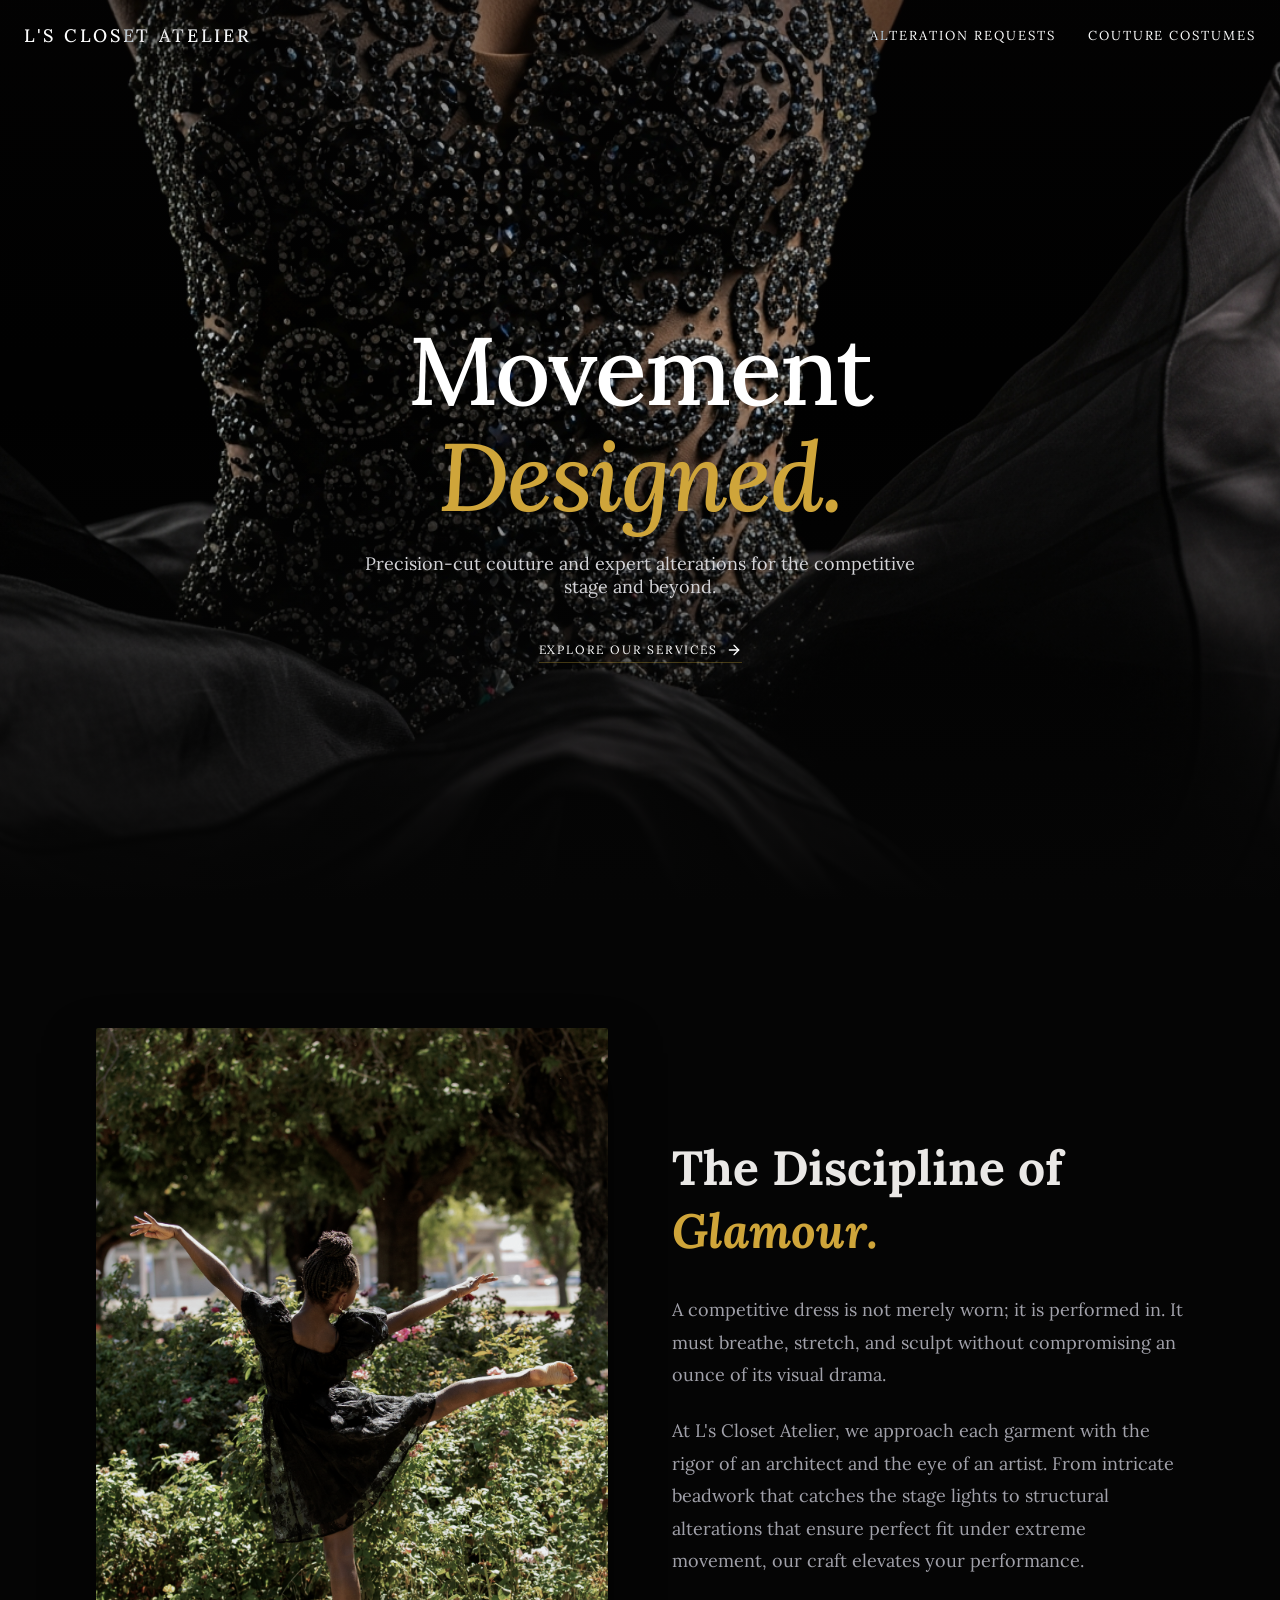
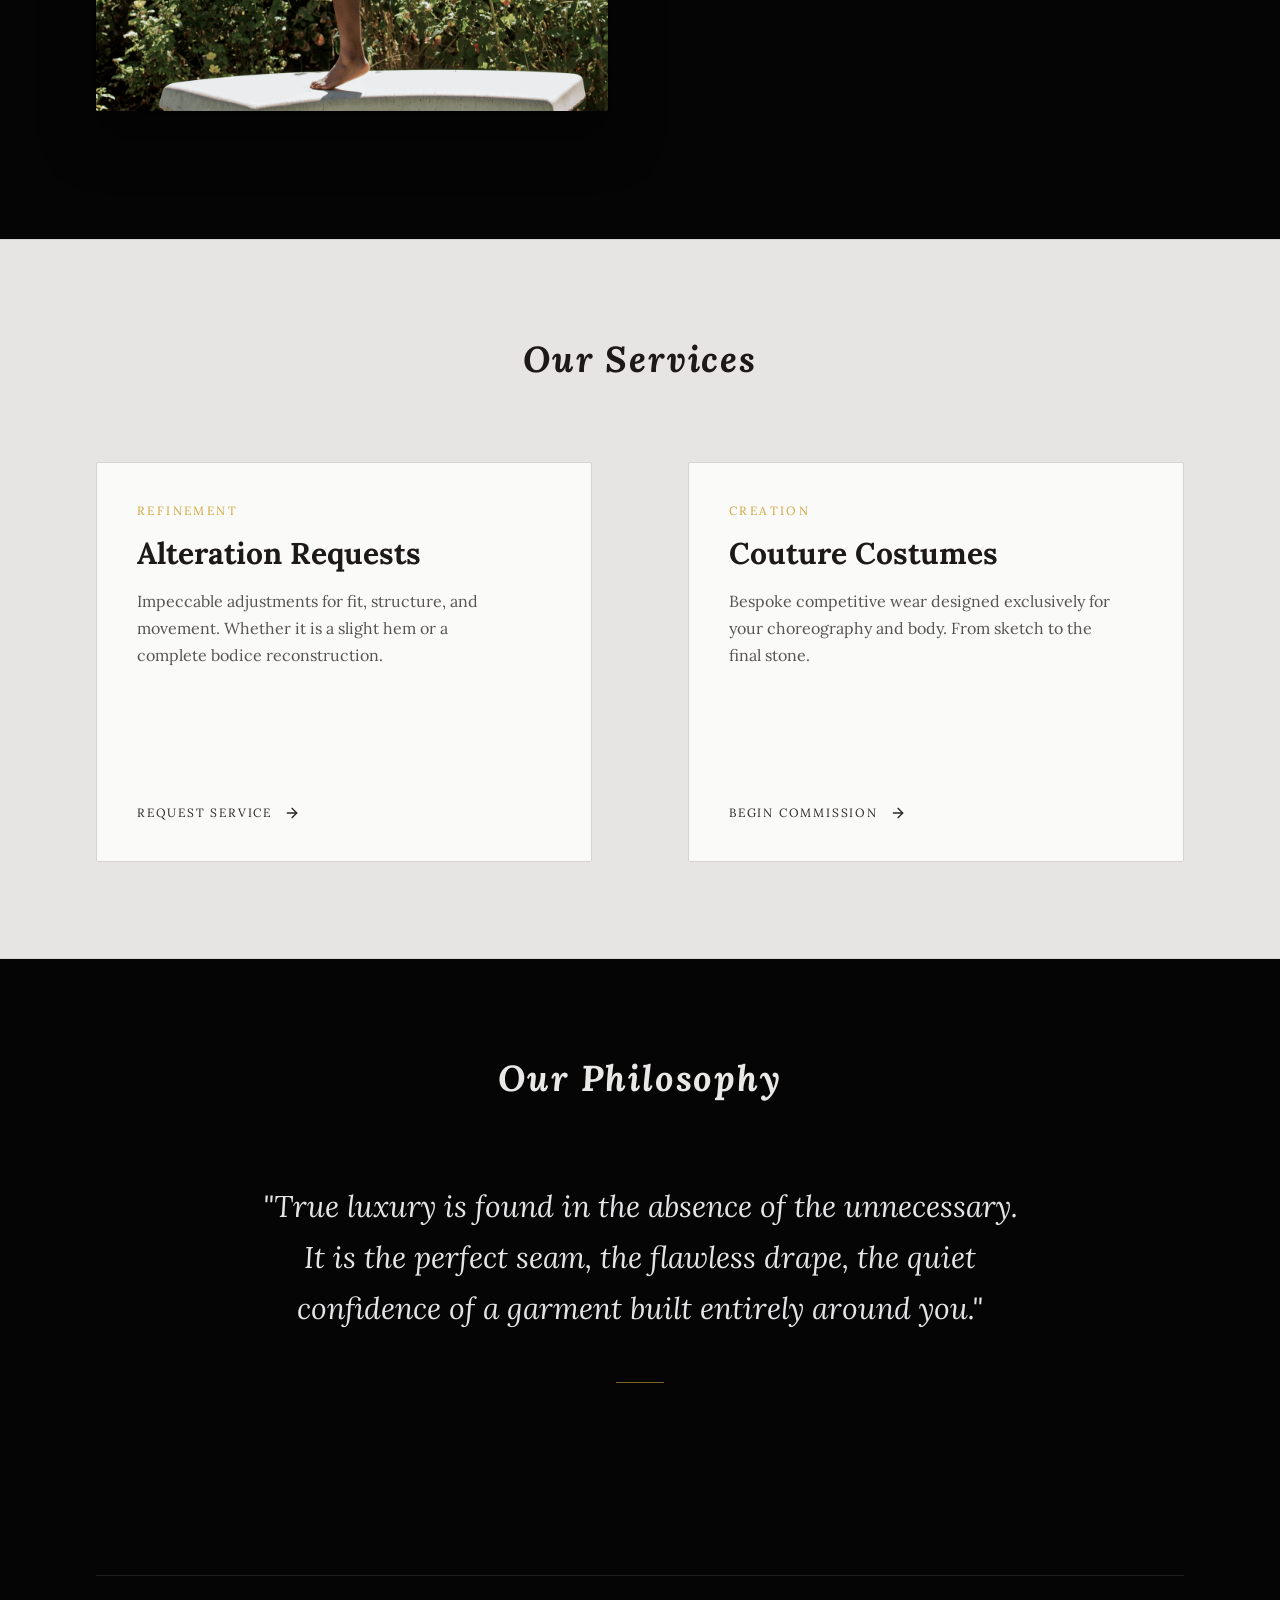
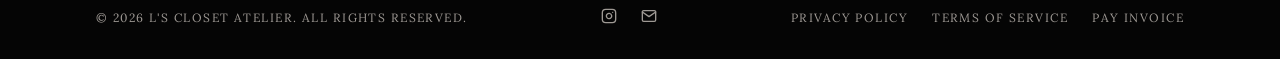
<file: index.html>
<!DOCTYPE html>
<html lang="en">
<head>
  <meta charset="UTF-8" />
  <meta name="viewport" content="width=device-width, initial-scale=1.0" />
  <title>L's Closet Atelier</title>
  <meta name="description" content="Precision-cut couture and expert alterations for the competitive stage and beyond." />
  <link rel="icon" type="image/svg+xml" href="favicon.svg" />
  <link rel="preconnect" href="https://fonts.googleapis.com" />
  <link rel="preconnect" href="https://fonts.gstatic.com" crossorigin />
  <link href="https://fonts.googleapis.com/css2?family=Lora:ital,wght@0,400;0,500;1,400;1,500&display=swap" rel="stylesheet" />
  <link rel="stylesheet" href="style.css" />
</head>
<body data-page="home">

<div class="page-wrapper">

  <!-- HEADER -->
  <header class="site-header home-start" id="site-header">
    <a href="/" class="site-logo">L'S CLOSET ATELIER</a>
    <nav class="site-nav">
      <a href="alteration/">Alteration Requests</a>
      <a href="costume/">Couture Costumes</a>
    </nav>
    <button class="menu-btn" id="menu-btn" aria-label="Open menu">
      <svg width="24" height="24" viewBox="0 0 24 24" fill="none" stroke="currentColor" stroke-width="2" stroke-linecap="round" stroke-linejoin="round"><line x1="4" y1="6" x2="20" y2="6"/><line x1="4" y1="12" x2="20" y2="12"/><line x1="4" y1="18" x2="20" y2="18"/></svg>
    </button>
  </header>

  <!-- MOBILE BACKDROP -->
  <div class="mobile-backdrop" id="mobile-backdrop"></div>

  <!-- MOBILE PANEL -->
  <div class="mobile-panel" id="mobile-panel">
    <button class="mobile-close" id="mobile-close" aria-label="Close menu">
      <svg width="20" height="20" viewBox="0 0 24 24" fill="none" stroke="currentColor" stroke-width="2" stroke-linecap="round" stroke-linejoin="round"><line x1="18" y1="6" x2="6" y2="18"/><line x1="6" y1="6" x2="18" y2="18"/></svg>
    </button>
    <a href="/">Home</a>
    <a href="alteration/">Alteration Requests</a>
    <a href="costume/">Couture Costumes</a>
    <div class="mobile-divider"></div>
    <a href="privacy/" class="mobile-small">Privacy Policy</a>
    <a href="terms/" class="mobile-small">Terms of Service</a>
    <a href="https://venmo.com/code?user_id=4605407506990469447&created=1779775604.002775&printed=1" target="_blank" rel="noopener noreferrer" class="mobile-small">Pay Invoice</a>
  </div>

  <main>
    <!-- HERO -->
    <section class="hero">
      <img src="images/atelier-hero.png" alt="Couture competitive dance dress bodice" class="hero-img" />
      <div class="hero-grad-b"></div>
      <div class="hero-grad-t"></div>
      <div class="hero-content">
        <h1 class="hero-title">
          Movement <br/><em>Designed.</em>
        </h1>
        <p class="hero-sub">Precision-cut couture and expert alterations for the competitive stage and beyond.</p>
        <a href="#services" class="hero-cta">
          Explore Our Services
          <svg class="arrow" width="16" height="16" viewBox="0 0 24 24" fill="none" stroke="currentColor" stroke-width="2" stroke-linecap="round" stroke-linejoin="round"><line x1="5" y1="12" x2="19" y2="12"/><polyline points="12 5 19 12 12 19"/></svg>
        </a>
      </div>
    </section>

    <!-- PHILOSOPHY -->
    <section class="philosophy">
      <div class="phil-img">
        <img src="images/dancer-garden.jpg" alt="Dancer in garden" />
      </div>
      <div class="phil-text">
        <h2>The Discipline of <br/><em>Glamour.</em></h2>
        <p>A competitive dress is not merely worn; it is performed in. It must breathe, stretch, and sculpt without compromising an ounce of its visual drama.</p>
        <p>At L's Closet Atelier, we approach each garment with the rigor of an architect and the eye of an artist. From intricate beadwork that catches the stage lights to structural alterations that ensure perfect fit under extreme movement, our craft elevates your performance.</p>
      </div>
    </section>

    <!-- SERVICES -->
    <section class="services" id="services">
      <div class="services-inner">
        <h2>Our Services</h2>
        <div class="services-grid">
          <a href="alteration/" class="service-card">
            <div>
              <span class="service-tag">Refinement</span>
              <h3>Alteration Requests</h3>
              <p>Impeccable adjustments for fit, structure, and movement. Whether it is a slight hem or a complete bodice reconstruction.</p>
            </div>
            <div class="service-cta">
              Request Service
              <svg width="16" height="16" viewBox="0 0 24 24" fill="none" stroke="currentColor" stroke-width="2" stroke-linecap="round" stroke-linejoin="round"><line x1="5" y1="12" x2="19" y2="12"/><polyline points="12 5 19 12 12 19"/></svg>
            </div>
          </a>
          <a href="costume/" class="service-card">
            <div>
              <span class="service-tag">Creation</span>
              <h3>Couture Costumes</h3>
              <p>Bespoke competitive wear designed exclusively for your choreography and body. From sketch to the final stone.</p>
            </div>
            <div class="service-cta">
              Begin Commission
              <svg width="16" height="16" viewBox="0 0 24 24" fill="none" stroke="currentColor" stroke-width="2" stroke-linecap="round" stroke-linejoin="round"><line x1="5" y1="12" x2="19" y2="12"/><polyline points="12 5 19 12 12 19"/></svg>
            </div>
          </a>
        </div>
      </div>
    </section>

    <!-- QUOTE -->
    <section class="quote-section">
      <div class="quote-inner">
        <h2>Our Philosophy</h2>
        <blockquote>"True luxury is found in the absence of the unnecessary. It is the perfect seam, the flawless drape, the quiet confidence of a garment built entirely around you."</blockquote>
        <div class="quote-rule"></div>
      </div>
    </section>
  </main>

  <!-- FOOTER -->
  <footer class="site-footer">
    <div class="footer-hr"></div>
    <div class="footer-inner">
      <p>© <span class="copyright-year"></span> L's Closet Atelier. All rights reserved.</p>
      <div class="footer-social">
        <a href="https://instagram.com/lscloset.atelier" target="_blank" rel="noopener noreferrer" aria-label="Instagram">
          <svg width="16" height="16" viewBox="0 0 24 24" fill="none" stroke="currentColor" stroke-width="2" stroke-linecap="round" stroke-linejoin="round"><rect x="2" y="2" width="20" height="20" rx="5" ry="5"/><path d="M16 11.37A4 4 0 1 1 12.63 8 4 4 0 0 1 16 11.37z"/><line x1="17.5" y1="6.5" x2="17.51" y2="6.5"/></svg>
        </a>
        <a href="mailto:lsclosetatelier@gmail.com" aria-label="Email">
          <svg width="16" height="16" viewBox="0 0 24 24" fill="none" stroke="currentColor" stroke-width="2" stroke-linecap="round" stroke-linejoin="round"><path d="M4 4h16c1.1 0 2 .9 2 2v12c0 1.1-.9 2-2 2H4c-1.1 0-2-.9-2-2V6c0-1.1.9-2 2-2z"/><polyline points="22,6 12,13 2,6"/></svg>
        </a>
      </div>
      <div class="footer-links">
        <a href="privacy/">Privacy Policy</a>
        <a href="terms/">Terms of Service</a>
        <a href="https://venmo.com/code?user_id=4605407506990469447&created=1779775604.002775&printed=1" target="_blank" rel="noopener noreferrer">Pay Invoice</a>
      </div>
    </div>
  </footer>

</div>

<script src="layout.js"></script>
</body>
</html>
</file>
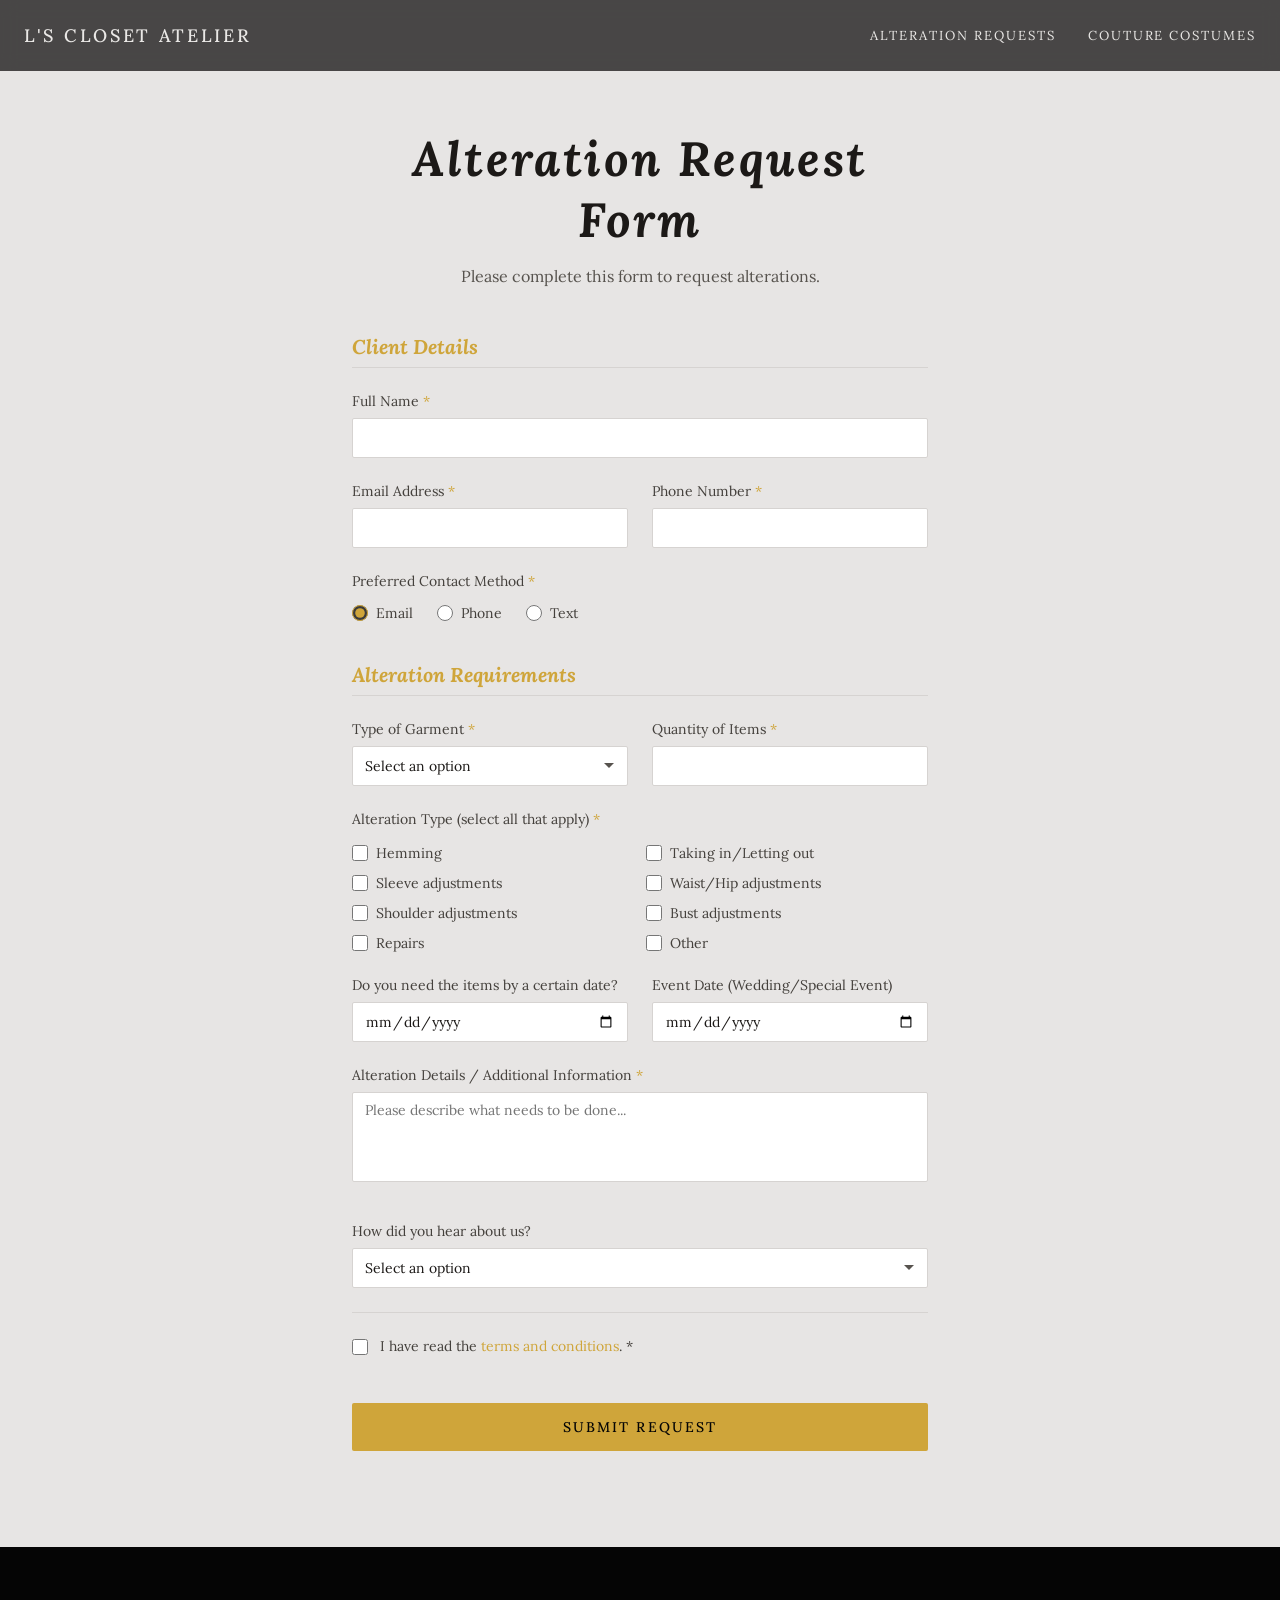
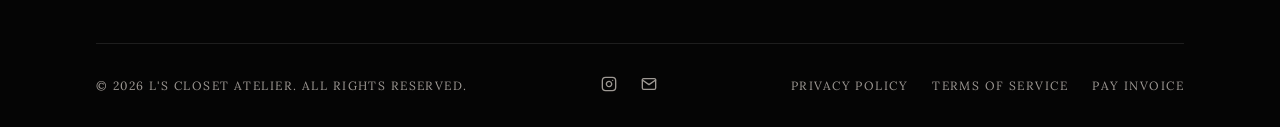
<file: alteration/index.html>
<!DOCTYPE html>
<html lang="en">
<head>
  <meta charset="UTF-8" />
  <meta name="viewport" content="width=device-width, initial-scale=1.0" />
  <title>Alteration Request — L's Closet Atelier</title>
  <meta name="description" content="Request garment alterations from L's Closet Atelier." />
  <link rel="icon" type="image/svg+xml" href="../favicon.svg" />
  <link rel="preconnect" href="https://fonts.googleapis.com" />
  <link rel="preconnect" href="https://fonts.gstatic.com" crossorigin />
  <link href="https://fonts.googleapis.com/css2?family=Lora:ital,wght@0,400;0,500;1,400;1,500&display=swap" rel="stylesheet" />
  <link rel="stylesheet" href="../style.css" />
</head>
<body>

<div class="page-wrapper">

  <!-- HEADER -->
  <header class="site-header inner-page" id="site-header">
    <a href="../" class="site-logo">L'S CLOSET ATELIER</a>
    <nav class="site-nav">
      <a href="../alteration/">Alteration Requests</a>
      <a href="../costume/">Couture Costumes</a>
    </nav>
    <button class="menu-btn" id="menu-btn" aria-label="Open menu">
      <svg width="24" height="24" viewBox="0 0 24 24" fill="none" stroke="currentColor" stroke-width="2" stroke-linecap="round" stroke-linejoin="round"><line x1="4" y1="6" x2="20" y2="6"/><line x1="4" y1="12" x2="20" y2="12"/><line x1="4" y1="18" x2="20" y2="18"/></svg>
    </button>
  </header>

  <div class="mobile-backdrop" id="mobile-backdrop"></div>
  <div class="mobile-panel" id="mobile-panel">
    <button class="mobile-close" id="mobile-close" aria-label="Close menu">
      <svg width="20" height="20" viewBox="0 0 24 24" fill="none" stroke="currentColor" stroke-width="2" stroke-linecap="round" stroke-linejoin="round"><line x1="18" y1="6" x2="6" y2="18"/><line x1="6" y1="6" x2="18" y2="18"/></svg>
    </button>
    <a href="../">Home</a>
    <a href="../alteration/">Alteration Requests</a>
    <a href="../costume/">Couture Costumes</a>
    <div class="mobile-divider"></div>
    <a href="../privacy/" class="mobile-small">Privacy Policy</a>
    <a href="../terms/" class="mobile-small">Terms of Service</a>
    <a href="https://venmo.com/code?user_id=4605407506990469447&created=1779775604.002775&printed=1" target="_blank" rel="noopener noreferrer" class="mobile-small">Pay Invoice</a>
  </div>

  <main class="form-bg">
    <div class="form-wrap">
      <div class="form-head">
        <h1>Alteration Request Form</h1>
        <p>Please complete this form to request alterations.</p>
      </div>

      <form id="alteration-form">

        <!-- Client Details -->
        <div class="fs">
          <h3 class="fs-title">Client Details</h3>
          <div class="sy">
            <div class="field">
              <label for="fullName">Full Name <span class="req">*</span></label>
              <input type="text" id="fullName" name="fullName" required />
            </div>
            <div class="g2">
              <div class="field">
                <label for="email">Email Address <span class="req">*</span></label>
                <input type="email" id="email" name="email" required />
              </div>
              <div class="field">
                <label for="phone">Phone Number <span class="req">*</span></label>
                <input type="tel" id="phone" name="phone" required />
              </div>
            </div>
            <div class="field">
              <label>Preferred Contact Method <span class="req">*</span></label>
              <div class="radio-row" style="margin-top:0.375rem;">
                <label><input type="radio" name="preferredContact" value="Email" checked /> Email</label>
                <label><input type="radio" name="preferredContact" value="Phone" /> Phone</label>
                <label><input type="radio" name="preferredContact" value="Text" /> Text</label>
              </div>
            </div>
          </div>
        </div>

        <!-- Alteration Requirements -->
        <div class="fs">
          <h3 class="fs-title">Alteration Requirements</h3>
          <div class="sy">
            <div class="g2">
              <div class="field">
                <label for="typeOfGarment">Type of Garment <span class="req">*</span></label>
                <select id="typeOfGarment" name="typeOfGarment" required>
                  <option value="">Select an option</option>
                  <option value="Wedding Dress">Wedding Dress</option>
                  <option value="Suit">Suit</option>
                  <option value="Pants">Pants</option>
                  <option value="Dress">Dress</option>
                  <option value="Skirt">Skirt</option>
                  <option value="Blouse">Blouse</option>
                  <option value="Other">Other</option>
                </select>
              </div>
              <div class="field">
                <label for="quantity">Quantity of Items <span class="req">*</span></label>
                <input type="number" id="quantity" name="quantity" min="1" required />
              </div>
            </div>

            <div class="field">
              <label>Alteration Type (select all that apply) <span class="req">*</span></label>
              <div class="cb-grid" style="margin-top:0.5rem;">
                <label><input type="checkbox" name="alterationType" value="Hemming" /> Hemming</label>
                <label><input type="checkbox" name="alterationType" value="Taking in/Letting out" /> Taking in/Letting out</label>
                <label><input type="checkbox" name="alterationType" value="Sleeve adjustments" /> Sleeve adjustments</label>
                <label><input type="checkbox" name="alterationType" value="Waist/Hip adjustments" /> Waist/Hip adjustments</label>
                <label><input type="checkbox" name="alterationType" value="Shoulder adjustments" /> Shoulder adjustments</label>
                <label><input type="checkbox" name="alterationType" value="Bust adjustments" /> Bust adjustments</label>
                <label><input type="checkbox" name="alterationType" value="Repairs" /> Repairs</label>
                <label><input type="checkbox" name="alterationType" value="Other" /> Other</label>
              </div>
            </div>

            <div class="g2">
              <div class="field">
                <label for="neededByDate">Do you need the items by a certain date?</label>
                <input type="date" id="neededByDate" name="neededByDate" />
                <p class="rush-warn" id="alt-rush-warn">⚠ Rush order fees apply.</p>
              </div>
              <div class="field">
                <label for="eventDate">Event Date (Wedding/Special Event)</label>
                <input type="date" id="eventDate" name="eventDate" />
              </div>
            </div>

            <div class="field">
              <label for="details">Alteration Details / Additional Information <span class="req">*</span></label>
              <textarea id="details" name="details" rows="4" placeholder="Please describe what needs to be done..." required></textarea>
            </div>
          </div>
        </div>

        <!-- How did you hear -->
        <div class="fs">
          <div class="sy">
            <div class="field">
              <label for="howHear">How did you hear about us?</label>
              <select id="howHear" name="howHear">
                <option value="">Select an option</option>
                <option value="Social Media">Social Media</option>
                <option value="Personal Referral">Personal Referral</option>
                <option value="Advertisement">Advertisement</option>
                <option value="Search Engine">Search Engine</option>
                <option value="Other">Other</option>
              </select>
            </div>
            <div class="field hidden" id="referral-field">
              <label for="referralDetails">Referral &amp; Other details</label>
              <input type="text" id="referralDetails" name="referralDetails" />
            </div>
            <div class="terms-border">
              <label class="terms-row">
                <input type="checkbox" name="terms" required style="margin-top:2px;" />
                <span>I have read the <a href="../terms/">terms and conditions</a>. <span class="req">*</span></span>
              </label>
            </div>
          </div>
        </div>

        <button type="submit" class="submit-btn" id="submit-btn">Submit Request</button>
      </form>
    </div>
  </main>

  <!-- FOOTER -->
  <footer class="site-footer">
    <div class="footer-hr"></div>
    <div class="footer-inner">
      <p>© <span class="copyright-year"></span> L's Closet Atelier. All rights reserved.</p>
      <div class="footer-social">
        <a href="https://instagram.com/lscloset.atelier" target="_blank" rel="noopener noreferrer" aria-label="Instagram">
          <svg width="16" height="16" viewBox="0 0 24 24" fill="none" stroke="currentColor" stroke-width="2" stroke-linecap="round" stroke-linejoin="round"><rect x="2" y="2" width="20" height="20" rx="5" ry="5"/><path d="M16 11.37A4 4 0 1 1 12.63 8 4 4 0 0 1 16 11.37z"/><line x1="17.5" y1="6.5" x2="17.51" y2="6.5"/></svg>
        </a>
        <a href="mailto:lsclosetatelier@gmail.com" aria-label="Email">
          <svg width="16" height="16" viewBox="0 0 24 24" fill="none" stroke="currentColor" stroke-width="2" stroke-linecap="round" stroke-linejoin="round"><path d="M4 4h16c1.1 0 2 .9 2 2v12c0 1.1-.9 2-2 2H4c-1.1 0-2-.9-2-2V6c0-1.1.9-2 2-2z"/><polyline points="22,6 12,13 2,6"/></svg>
        </a>
      </div>
      <div class="footer-links">
        <a href="../privacy/">Privacy Policy</a>
        <a href="../terms/">Terms of Service</a>
        <a href="https://venmo.com/code?user_id=4605407506990469447&created=1779775604.002775&printed=1" target="_blank" rel="noopener noreferrer">Pay Invoice</a>
      </div>
    </div>
  </footer>

</div>

<!-- TOAST -->
<div class="toast-wrap" id="toast-wrap"></div>

<script src="../layout.js"></script>
<script>
(function () {
  /* Rush order warning on needed-by date */
  var neededByDate = document.getElementById('neededByDate');
  var altRushWarn  = document.getElementById('alt-rush-warn');
  var MS_14_DAYS   = 14 * 24 * 60 * 60 * 1000;
  neededByDate.addEventListener('change', function () {
    if (!this.value) { altRushWarn.classList.remove('on'); return; }
    var diff = new Date(this.value).getTime() - Date.now();
    altRushWarn.classList.toggle('on', diff > 0 && diff < MS_14_DAYS);
  });

  /* Conditional referral field */
  var howHear = document.getElementById('howHear');
  var referralField = document.getElementById('referral-field');
  howHear.addEventListener('change', function () {
    var v = this.value;
    if (v === 'Other' || v === 'Personal Referral') {
      referralField.classList.remove('hidden');
    } else {
      referralField.classList.add('hidden');
    }
  });

  /* Toast helper */
  function showToast(title, desc, isErr) {
    var wrap = document.getElementById('toast-wrap');
    var t = document.createElement('div');
    t.className = 'toast' + (isErr ? ' err' : '');
    t.innerHTML = '<div class="toast-title">' + title + '</div><div class="toast-desc">' + desc + '</div>';
    wrap.appendChild(t);
    setTimeout(function () { t.remove(); }, 5000);
  }

  /* Form submission */
  var form = document.getElementById('alteration-form');
  var btn = document.getElementById('submit-btn');

  form.addEventListener('submit', async function (e) {
    e.preventDefault();
    btn.disabled = true;
    btn.textContent = 'Submitting...';

    /* Collect form data as JSON (mirrors original React implementation) */
    var data = {};
    var fd = new FormData(form);

    /* Handle checkboxes as arrays */
    var checkFields = ['alterationType'];
    checkFields.forEach(function (f) { data[f] = []; });

    fd.forEach(function (val, key) {
      if (checkFields.includes(key)) {
        data[key].push(val);
      } else {
        data[key] = val;
      }
    });

    try {
      var res = await fetch('https://formspree.io/f/mredoelo', {
        method: 'POST',
        headers: { 'Content-Type': 'application/json' },
        body: JSON.stringify(data)
      });
      if (res.ok) {
        showToast('Request Submitted', 'Thank you. We will be in touch shortly.', false);
        form.reset();
        referralField.classList.add('hidden');
      } else {
        throw new Error('failed');
      }
    } catch (err) {
      showToast('Submission Error', 'There was an error submitting your request. Please try again.', true);
    } finally {
      btn.disabled = false;
      btn.textContent = 'Submit Request';
    }
  });
})();
</script>
</body>
</html>
</file>
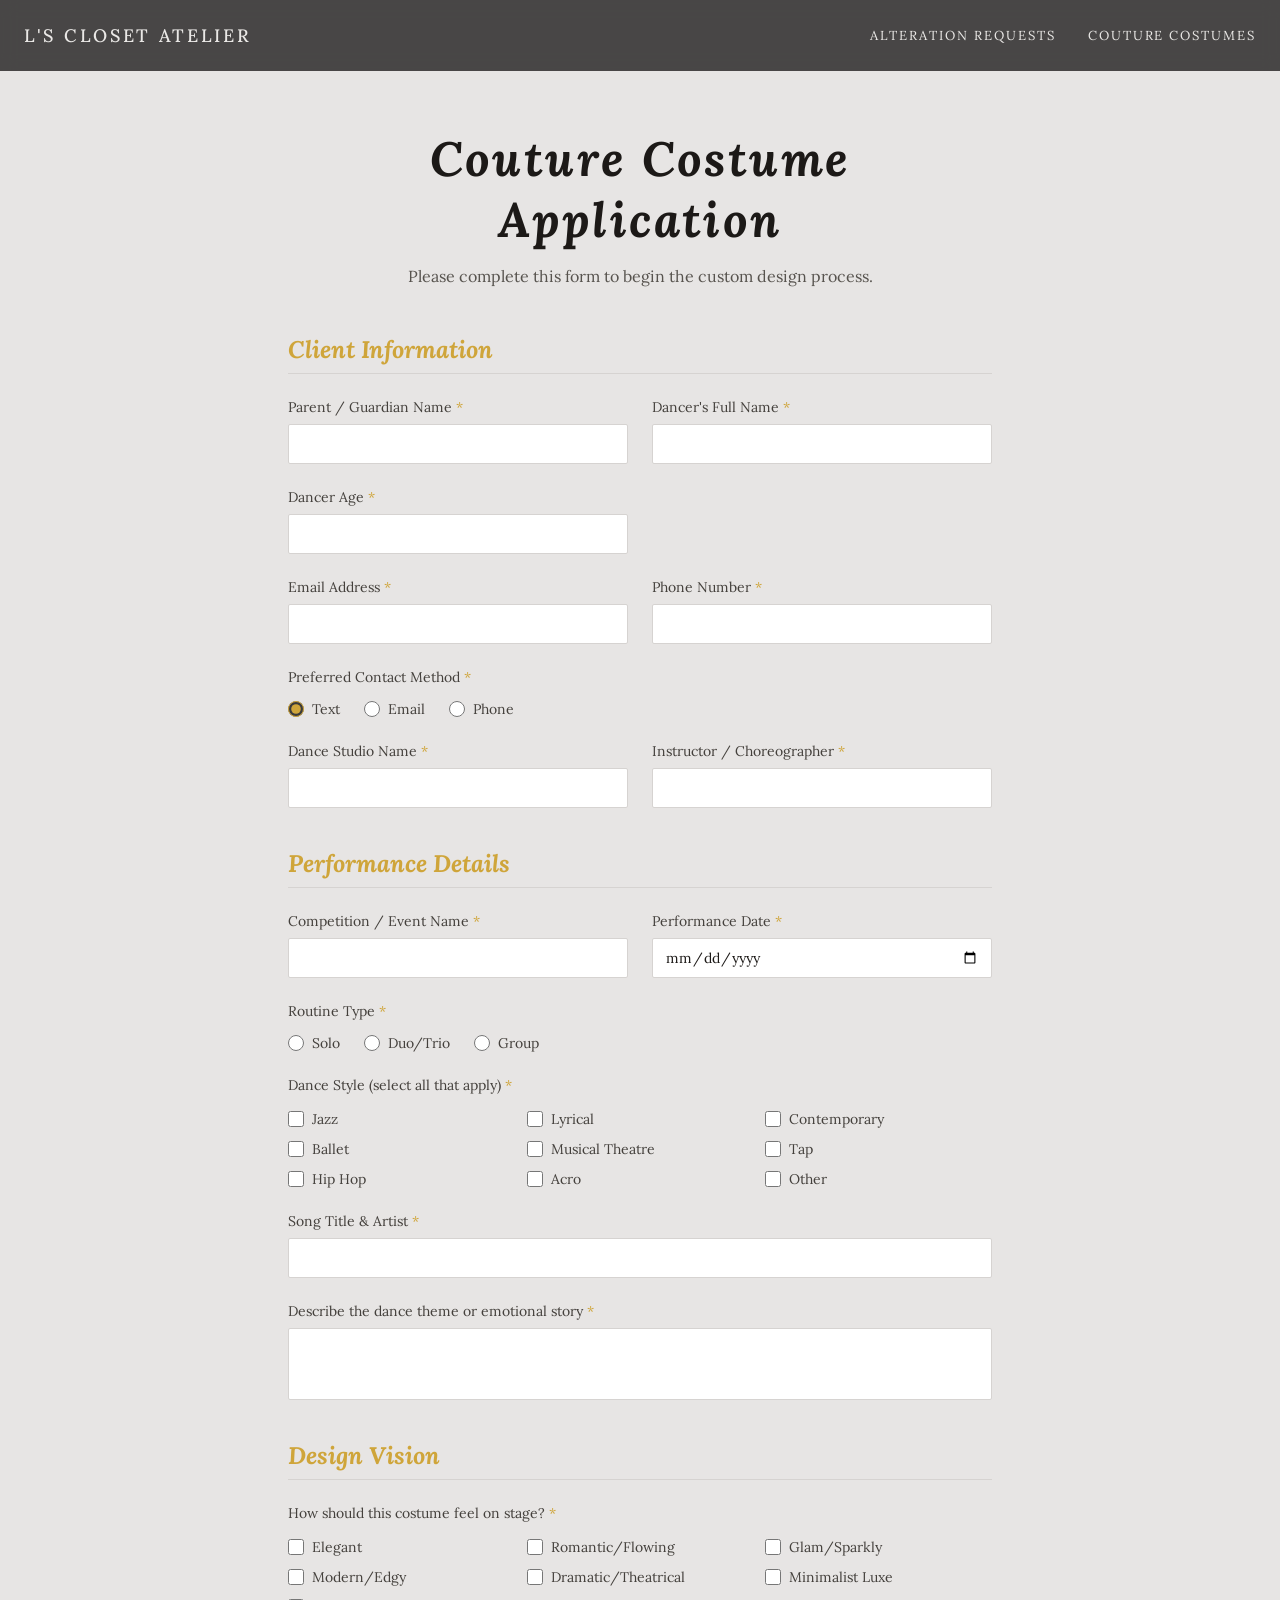
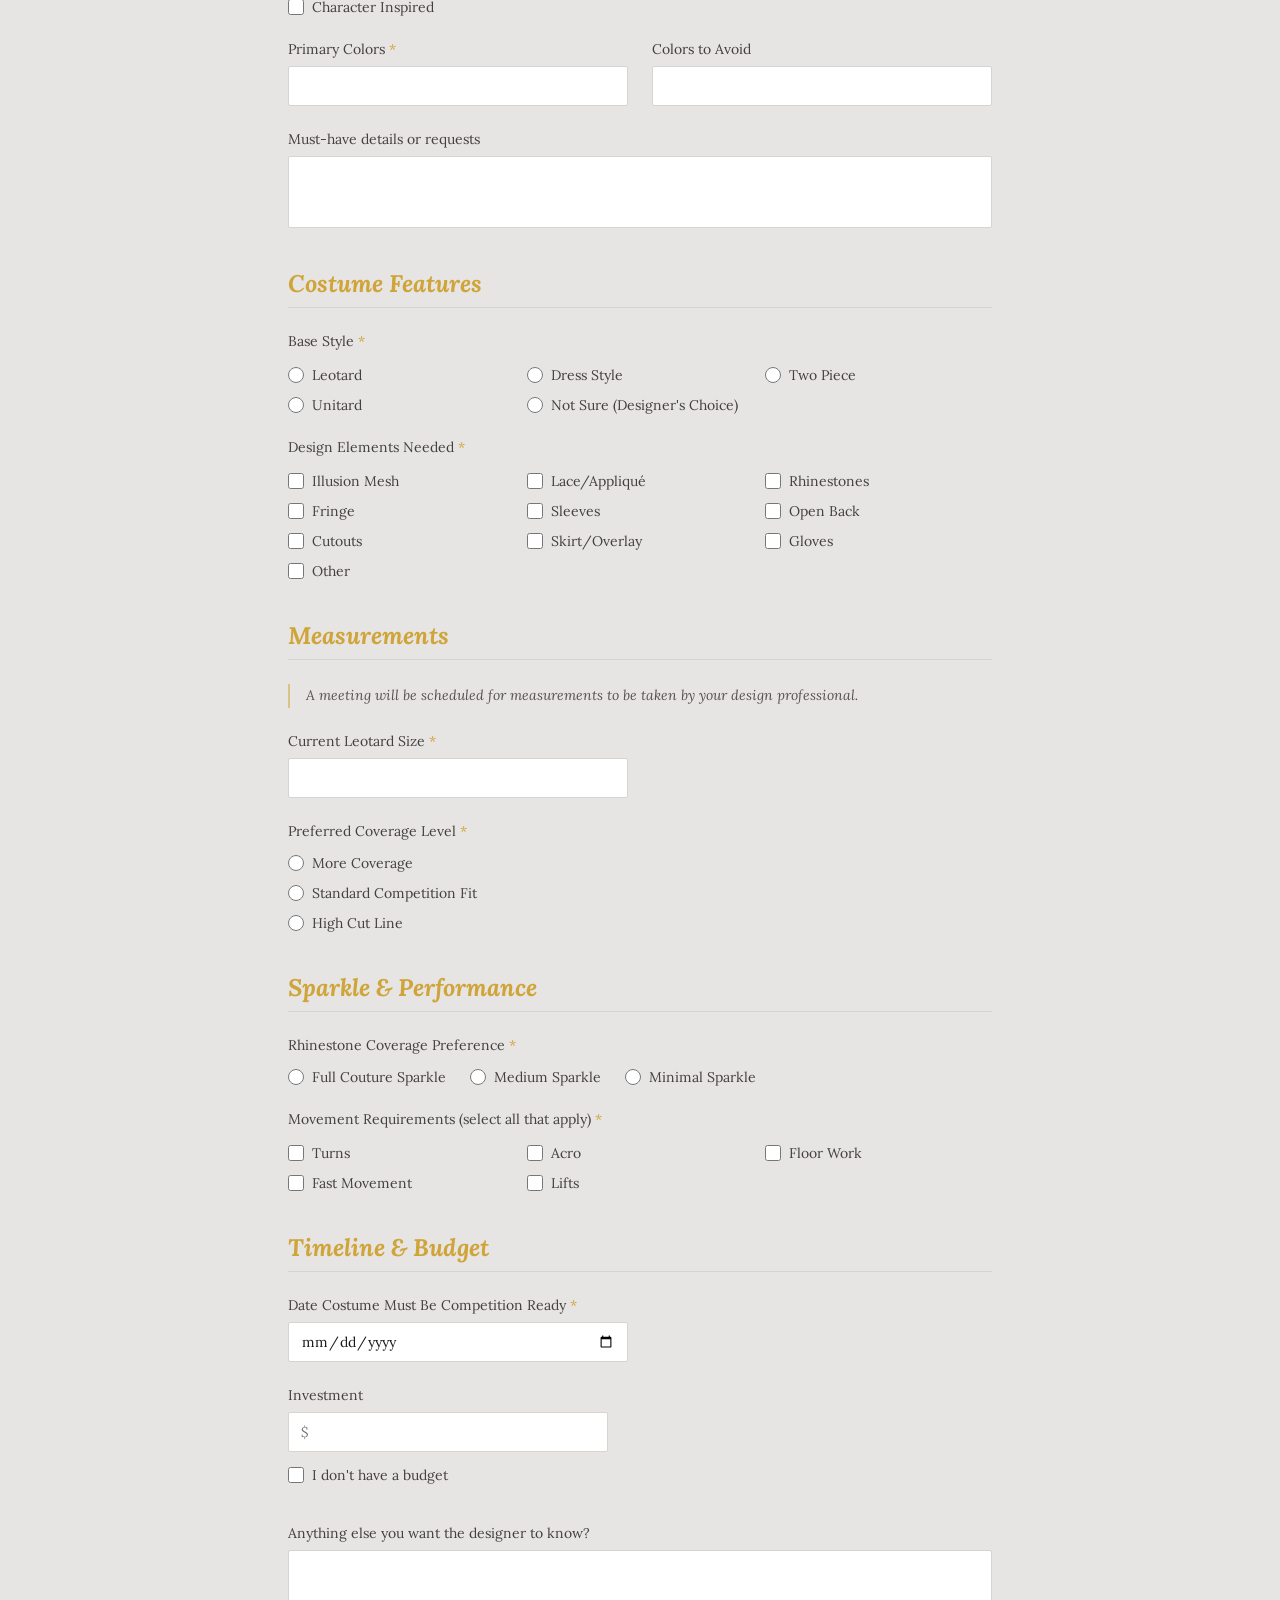
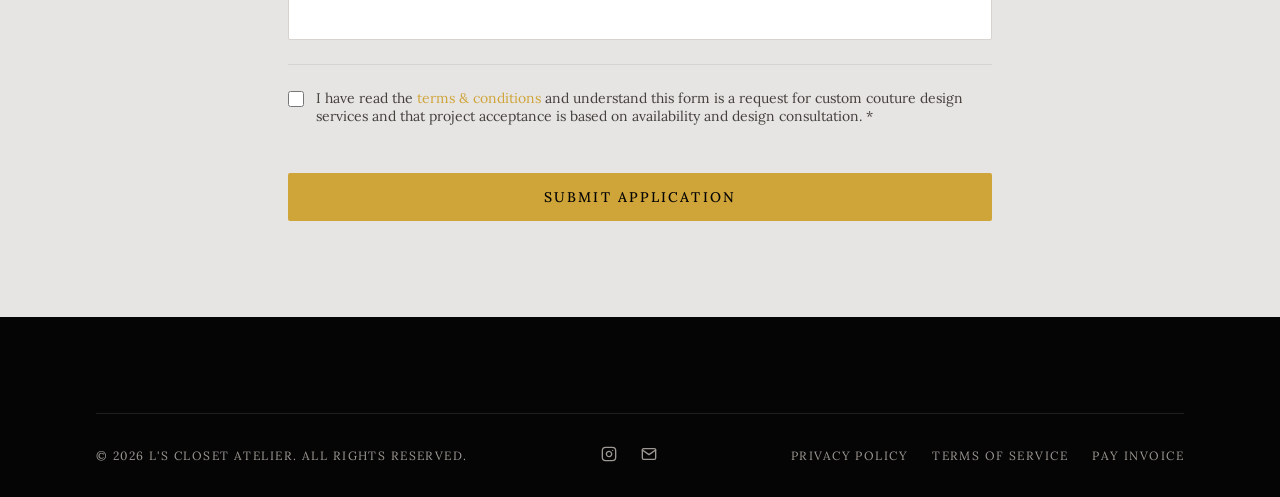
<file: costume/index.html>
<!DOCTYPE html>
<html lang="en">
<head>
  <meta charset="UTF-8" />
  <meta name="viewport" content="width=device-width, initial-scale=1.0" />
  <title>Couture Costume Application — L's Closet Atelier</title>
  <meta name="description" content="Begin your bespoke competitive costume commission with L's Closet Atelier." />
  <link rel="icon" type="image/svg+xml" href="../favicon.svg" />
  <link rel="preconnect" href="https://fonts.googleapis.com" />
  <link rel="preconnect" href="https://fonts.gstatic.com" crossorigin />
  <link href="https://fonts.googleapis.com/css2?family=Lora:ital,wght@0,400;0,500;1,400;1,500&display=swap" rel="stylesheet" />
  <link rel="stylesheet" href="../style.css" />
</head>
<body>

<div class="page-wrapper">

  <!-- HEADER -->
  <header class="site-header inner-page" id="site-header">
    <a href="../" class="site-logo">L'S CLOSET ATELIER</a>
    <nav class="site-nav">
      <a href="../alteration/">Alteration Requests</a>
      <a href="../costume/">Couture Costumes</a>
    </nav>
    <button class="menu-btn" id="menu-btn" aria-label="Open menu">
      <svg width="24" height="24" viewBox="0 0 24 24" fill="none" stroke="currentColor" stroke-width="2" stroke-linecap="round" stroke-linejoin="round"><line x1="4" y1="6" x2="20" y2="6"/><line x1="4" y1="12" x2="20" y2="12"/><line x1="4" y1="18" x2="20" y2="18"/></svg>
    </button>
  </header>

  <div class="mobile-backdrop" id="mobile-backdrop"></div>
  <div class="mobile-panel" id="mobile-panel">
    <button class="mobile-close" id="mobile-close" aria-label="Close menu">
      <svg width="20" height="20" viewBox="0 0 24 24" fill="none" stroke="currentColor" stroke-width="2" stroke-linecap="round" stroke-linejoin="round"><line x1="18" y1="6" x2="6" y2="18"/><line x1="6" y1="6" x2="18" y2="18"/></svg>
    </button>
    <a href="../">Home</a>
    <a href="../alteration/">Alteration Requests</a>
    <a href="../costume/">Couture Costumes</a>
    <div class="mobile-divider"></div>
    <a href="../privacy/" class="mobile-small">Privacy Policy</a>
    <a href="../terms/" class="mobile-small">Terms of Service</a>
    <a href="https://venmo.com/code?user_id=4605407506990469447&created=1779775604.002775&printed=1" target="_blank" rel="noopener noreferrer" class="mobile-small">Pay Invoice</a>
  </div>

  <main class="form-bg">
    <div class="form-wrap wide">
      <div class="form-head">
        <h1>Couture Costume Application</h1>
        <p>Please complete this form to begin the custom design process.</p>
      </div>

      <form id="costume-form">

        <!-- Client Information -->
        <div class="fs">
          <h3 class="fs-title lg">Client Information</h3>
          <div class="sy">
            <div class="g2">
              <div class="field">
                <label for="parentName">Parent / Guardian Name <span class="req">*</span></label>
                <input type="text" id="parentName" name="parentName" required />
              </div>
              <div class="field">
                <label for="dancerName">Dancer's Full Name <span class="req">*</span></label>
                <input type="text" id="dancerName" name="dancerName" required />
              </div>
            </div>
            <div class="g2">
              <div class="field">
                <label for="dancerAge">Dancer Age <span class="req">*</span></label>
                <input type="number" id="dancerAge" name="dancerAge" required />
              </div>
            </div>
            <div class="g2">
              <div class="field">
                <label for="email">Email Address <span class="req">*</span></label>
                <input type="email" id="email" name="email" required />
              </div>
              <div class="field">
                <label for="phone">Phone Number <span class="req">*</span></label>
                <input type="tel" id="phone" name="phone" required />
              </div>
            </div>
            <div class="field">
              <label>Preferred Contact Method <span class="req">*</span></label>
              <div class="radio-row" style="margin-top:0.375rem;">
                <label><input type="radio" name="preferredContact" value="Text" checked /> Text</label>
                <label><input type="radio" name="preferredContact" value="Email" /> Email</label>
                <label><input type="radio" name="preferredContact" value="Phone" /> Phone</label>
              </div>
            </div>
            <div class="g2">
              <div class="field">
                <label for="studioName">Dance Studio Name <span class="req">*</span></label>
                <input type="text" id="studioName" name="studioName" required />
              </div>
              <div class="field">
                <label for="instructor">Instructor / Choreographer <span class="req">*</span></label>
                <input type="text" id="instructor" name="instructor" required />
              </div>
            </div>
          </div>
        </div>

        <!-- Performance Details -->
        <div class="fs">
          <h3 class="fs-title lg">Performance Details</h3>
          <div class="sy">
            <div class="g2">
              <div class="field">
                <label for="eventName">Competition / Event Name <span class="req">*</span></label>
                <input type="text" id="eventName" name="eventName" required />
              </div>
              <div class="field">
                <label for="performanceDate">Performance Date <span class="req">*</span></label>
                <input type="date" id="performanceDate" name="performanceDate" required />
              </div>
            </div>
            <div class="field">
              <label>Routine Type <span class="req">*</span></label>
              <div class="radio-row" style="margin-top:0.375rem;">
                <label><input type="radio" name="routineType" value="Solo" required /> Solo</label>
                <label><input type="radio" name="routineType" value="Duo/Trio" /> Duo/Trio</label>
                <label><input type="radio" name="routineType" value="Group" /> Group</label>
              </div>
            </div>
            <div class="field">
              <label>Dance Style (select all that apply) <span class="req">*</span></label>
              <div class="cb-grid c3" style="margin-top:0.5rem;">
                <label><input type="checkbox" name="danceStyle" value="Jazz" /> Jazz</label>
                <label><input type="checkbox" name="danceStyle" value="Lyrical" /> Lyrical</label>
                <label><input type="checkbox" name="danceStyle" value="Contemporary" /> Contemporary</label>
                <label><input type="checkbox" name="danceStyle" value="Ballet" /> Ballet</label>
                <label><input type="checkbox" name="danceStyle" value="Musical Theatre" /> Musical Theatre</label>
                <label><input type="checkbox" name="danceStyle" value="Tap" /> Tap</label>
                <label><input type="checkbox" name="danceStyle" value="Hip Hop" /> Hip Hop</label>
                <label><input type="checkbox" name="danceStyle" value="Acro" /> Acro</label>
                <label><input type="checkbox" id="danceStyleOtherCheck" name="danceStyleOtherCheck" /> Other</label>
              </div>
              <input type="text" id="danceStyleOtherText" name="danceStyleOtherText" placeholder="Please specify" class="hidden" style="margin-top:0.5rem;" />
            </div>
            <div class="field">
              <label for="songInfo">Song Title &amp; Artist <span class="req">*</span></label>
              <input type="text" id="songInfo" name="songInfo" required />
            </div>
            <div class="field">
              <label for="danceTheme">Describe the dance theme or emotional story <span class="req">*</span></label>
              <textarea id="danceTheme" name="danceTheme" rows="3" required></textarea>
            </div>
          </div>
        </div>

        <!-- Design Vision -->
        <div class="fs">
          <h3 class="fs-title lg">Design Vision</h3>
          <div class="sy">
            <div class="field">
              <label>How should this costume feel on stage? <span class="req">*</span></label>
              <div class="cb-grid c3" style="margin-top:0.5rem;">
                <label><input type="checkbox" name="costumeFeel" value="Elegant" /> Elegant</label>
                <label><input type="checkbox" name="costumeFeel" value="Romantic/Flowing" /> Romantic/Flowing</label>
                <label><input type="checkbox" name="costumeFeel" value="Glam/Sparkly" /> Glam/Sparkly</label>
                <label><input type="checkbox" name="costumeFeel" value="Modern/Edgy" /> Modern/Edgy</label>
                <label><input type="checkbox" name="costumeFeel" value="Dramatic/Theatrical" /> Dramatic/Theatrical</label>
                <label><input type="checkbox" name="costumeFeel" value="Minimalist Luxe" /> Minimalist Luxe</label>
                <label><input type="checkbox" name="costumeFeel" value="Character Inspired" /> Character Inspired</label>
              </div>
            </div>
            <div class="g2">
              <div class="field">
                <label for="primaryColors">Primary Colors <span class="req">*</span></label>
                <input type="text" id="primaryColors" name="primaryColors" required />
              </div>
              <div class="field">
                <label for="colorsToAvoid">Colors to Avoid</label>
                <input type="text" id="colorsToAvoid" name="colorsToAvoid" />
              </div>
            </div>
            <div class="field">
              <label for="mustHaves">Must-have details or requests</label>
              <textarea id="mustHaves" name="mustHaves" rows="3"></textarea>
            </div>
          </div>
        </div>

        <!-- Costume Features -->
        <div class="fs">
          <h3 class="fs-title lg">Costume Features</h3>
          <div class="sy">
            <div class="field">
              <label>Base Style <span class="req">*</span></label>
              <div class="cb-grid c3" style="margin-top:0.5rem;">
                <label><input type="radio" name="baseStyle" value="Leotard" required /> Leotard</label>
                <label><input type="radio" name="baseStyle" value="Dress Style" /> Dress Style</label>
                <label><input type="radio" name="baseStyle" value="Two Piece" /> Two Piece</label>
                <label><input type="radio" name="baseStyle" value="Unitard" /> Unitard</label>
                <label><input type="radio" name="baseStyle" value="Not Sure (Designer's Choice)" /> Not Sure (Designer's Choice)</label>
              </div>
            </div>
            <div class="field">
              <label>Design Elements Needed <span class="req">*</span></label>
              <div class="cb-grid c3" style="margin-top:0.5rem;">
                <label><input type="checkbox" name="designElements" value="Illusion Mesh" /> Illusion Mesh</label>
                <label><input type="checkbox" name="designElements" value="Lace/Appliqué" /> Lace/Appliqué</label>
                <label><input type="checkbox" name="designElements" value="Rhinestones" /> Rhinestones</label>
                <label><input type="checkbox" name="designElements" value="Fringe" /> Fringe</label>
                <label><input type="checkbox" name="designElements" value="Sleeves" /> Sleeves</label>
                <label><input type="checkbox" name="designElements" value="Open Back" /> Open Back</label>
                <label><input type="checkbox" name="designElements" value="Cutouts" /> Cutouts</label>
                <label><input type="checkbox" name="designElements" value="Skirt/Overlay" /> Skirt/Overlay</label>
                <label><input type="checkbox" name="designElements" value="Gloves" /> Gloves</label>
                <label><input type="checkbox" id="designElementsOtherCheck" name="designElementsOtherCheck" /> Other</label>
              </div>
              <input type="text" id="designElementsOtherText" name="designElementsOtherText" placeholder="Please specify" class="hidden" style="margin-top:0.5rem;" />
            </div>
          </div>
        </div>

        <!-- Measurements -->
        <div class="fs">
          <h3 class="fs-title lg">Measurements</h3>
          <div class="sy">
            <p class="form-note">A meeting will be scheduled for measurements to be taken by your design professional.</p>
            <div class="g2">
              <div class="field">
                <label for="leotardSize">Current Leotard Size <span class="req">*</span></label>
                <input type="text" id="leotardSize" name="leotardSize" required />
              </div>
            </div>
            <div class="field">
              <label>Preferred Coverage Level <span class="req">*</span></label>
              <div class="radio-row" style="flex-direction:column; gap:0.75rem; margin-top:0.375rem;">
                <label><input type="radio" name="coverageLevel" value="More Coverage" required /> More Coverage</label>
                <label><input type="radio" name="coverageLevel" value="Standard Competition Fit" /> Standard Competition Fit</label>
                <label><input type="radio" name="coverageLevel" value="High Cut Line" /> High Cut Line</label>
              </div>
            </div>
          </div>
        </div>

        <!-- Sparkle & Performance -->
        <div class="fs">
          <h3 class="fs-title lg">Sparkle &amp; Performance</h3>
          <div class="sy">
            <div class="field">
              <label>Rhinestone Coverage Preference <span class="req">*</span></label>
              <div class="radio-row" style="margin-top:0.375rem;">
                <label><input type="radio" name="rhinestonePreference" value="Full Couture Sparkle" required /> Full Couture Sparkle</label>
                <label><input type="radio" name="rhinestonePreference" value="Medium Sparkle" /> Medium Sparkle</label>
                <label><input type="radio" name="rhinestonePreference" value="Minimal Sparkle" /> Minimal Sparkle</label>
              </div>
            </div>
            <div class="field">
              <label>Movement Requirements (select all that apply) <span class="req">*</span></label>
              <div class="cb-grid c3" style="margin-top:0.5rem;">
                <label><input type="checkbox" name="movementReqs" value="Turns" /> Turns</label>
                <label><input type="checkbox" name="movementReqs" value="Acro" /> Acro</label>
                <label><input type="checkbox" name="movementReqs" value="Floor Work" /> Floor Work</label>
                <label><input type="checkbox" name="movementReqs" value="Fast Movement" /> Fast Movement</label>
                <label><input type="checkbox" name="movementReqs" value="Lifts" /> Lifts</label>
              </div>
            </div>
          </div>
        </div>

        <!-- Timeline & Budget -->
        <div class="fs">
          <h3 class="fs-title lg">Timeline &amp; Budget</h3>
          <div class="sy">
            <div class="g2">
              <div class="field">
                <label for="readyDate">Date Costume Must Be Competition Ready <span class="req">*</span></label>
                <input type="date" id="readyDate" name="readyDate" required />
                <p class="rush-warn" id="rush-warn">⚠ Rush order fees apply.</p>
              </div>
            </div>
            <div class="field" style="max-width:20rem;">
              <label for="investment">Investment</label>
              <input type="text" id="investment" name="investment" placeholder="$" />
              <label style="display:flex; align-items:center; gap:0.5rem; margin-top:0.375rem; cursor:pointer;">
                <input type="checkbox" id="noBudget" name="noBudget" />
                <span style="font-size:0.875rem; color:var(--stone-700);">I don't have a budget</span>
              </label>
            </div>
          </div>
        </div>

        <!-- Final -->
        <div class="fs">
          <div class="sy">
            <div class="field">
              <label for="additionalNotes">Anything else you want the designer to know?</label>
              <textarea id="additionalNotes" name="additionalNotes" rows="4"></textarea>
            </div>
            <div class="terms-border">
              <label class="terms-row">
                <input type="checkbox" name="terms" required style="margin-top:2px;" />
                <span>I have read the <a href="../terms/">terms &amp; conditions</a> and understand this form is a request for custom couture design services and that project acceptance is based on availability and design consultation. <span class="req">*</span></span>
              </label>
            </div>
          </div>
        </div>

        <button type="submit" class="submit-btn" id="submit-btn">Submit Application</button>
      </form>
    </div>
  </main>

  <!-- FOOTER -->
  <footer class="site-footer">
    <div class="footer-hr"></div>
    <div class="footer-inner">
      <p>© <span class="copyright-year"></span> L's Closet Atelier. All rights reserved.</p>
      <div class="footer-social">
        <a href="https://instagram.com/lscloset.atelier" target="_blank" rel="noopener noreferrer" aria-label="Instagram">
          <svg width="16" height="16" viewBox="0 0 24 24" fill="none" stroke="currentColor" stroke-width="2" stroke-linecap="round" stroke-linejoin="round"><rect x="2" y="2" width="20" height="20" rx="5" ry="5"/><path d="M16 11.37A4 4 0 1 1 12.63 8 4 4 0 0 1 16 11.37z"/><line x1="17.5" y1="6.5" x2="17.51" y2="6.5"/></svg>
        </a>
        <a href="mailto:lsclosetatelier@gmail.com" aria-label="Email">
          <svg width="16" height="16" viewBox="0 0 24 24" fill="none" stroke="currentColor" stroke-width="2" stroke-linecap="round" stroke-linejoin="round"><path d="M4 4h16c1.1 0 2 .9 2 2v12c0 1.1-.9 2-2 2H4c-1.1 0-2-.9-2-2V6c0-1.1.9-2 2-2z"/><polyline points="22,6 12,13 2,6"/></svg>
        </a>
      </div>
      <div class="footer-links">
        <a href="../privacy/">Privacy Policy</a>
        <a href="../terms/">Terms of Service</a>
        <a href="https://venmo.com/code?user_id=4605407506990469447&created=1779775604.002775&printed=1" target="_blank" rel="noopener noreferrer">Pay Invoice</a>
      </div>
    </div>
  </footer>

</div>

<!-- TOAST -->
<div class="toast-wrap" id="toast-wrap"></div>

<script src="../layout.js"></script>
<script>
(function () {
  /* Dance style other */
  var dsOtherCheck = document.getElementById('danceStyleOtherCheck');
  var dsOtherText  = document.getElementById('danceStyleOtherText');
  dsOtherCheck.addEventListener('change', function () {
    dsOtherText.classList.toggle('hidden', !this.checked);
  });

  /* Design elements other */
  var deOtherCheck = document.getElementById('designElementsOtherCheck');
  var deOtherText  = document.getElementById('designElementsOtherText');
  deOtherCheck.addEventListener('change', function () {
    deOtherText.classList.toggle('hidden', !this.checked);
  });

  /* No budget toggle */
  var noBudget   = document.getElementById('noBudget');
  var investment = document.getElementById('investment');
  noBudget.addEventListener('change', function () {
    investment.disabled = this.checked;
    if (this.checked) investment.value = '';
  });

  /* Rush order detection */
  var readyDate = document.getElementById('readyDate');
  var rushWarn  = document.getElementById('rush-warn');
  var MS_14_DAYS = 14 * 24 * 60 * 60 * 1000;
  readyDate.addEventListener('change', function () {
    if (!this.value) { rushWarn.classList.remove('on'); return; }
    var diff = new Date(this.value).getTime() - Date.now();
    rushWarn.classList.toggle('on', diff > 0 && diff < MS_14_DAYS);
  });

  /* Toast helper */
  function showToast(title, desc, isErr) {
    var wrap = document.getElementById('toast-wrap');
    var t = document.createElement('div');
    t.className = 'toast' + (isErr ? ' err' : '');
    t.innerHTML = '<div class="toast-title">' + title + '</div><div class="toast-desc">' + desc + '</div>';
    wrap.appendChild(t);
    setTimeout(function () { t.remove(); }, 5000);
  }

  /* Form submission */
  var form = document.getElementById('costume-form');
  var btn  = document.getElementById('submit-btn');

  form.addEventListener('submit', async function (e) {
    e.preventDefault();
    btn.disabled = true;
    btn.textContent = 'Submitting...';

    /* Collect data as JSON, grouping checkboxes into arrays */
    var checkboxArrayFields = ['danceStyle', 'costumeFeel', 'designElements', 'movementReqs'];
    var data = {};
    checkboxArrayFields.forEach(function (f) { data[f] = []; });

    var fd = new FormData(form);
    fd.forEach(function (val, key) {
      if (checkboxArrayFields.includes(key)) {
        data[key].push(val);
      } else {
        data[key] = val;
      }
    });

    try {
      var res = await fetch('https://formspree.io/f/mnjrojgo', {
        method: 'POST',
        headers: { 'Content-Type': 'application/json' },
        body: JSON.stringify(data)
      });
      if (res.ok) {
        showToast('Application Submitted', 'Thank you for your couture application. We will contact you soon.', false);
        form.reset();
        dsOtherText.classList.add('hidden');
        deOtherText.classList.add('hidden');
        rushWarn.classList.remove('on');
        investment.disabled = false;
      } else {
        throw new Error('failed');
      }
    } catch (err) {
      showToast('Submission Error', 'There was an error submitting your application. Please try again.', true);
    } finally {
      btn.disabled = false;
      btn.textContent = 'Submit Application';
    }
  });
})();
</script>
</body>
</html>
</file>
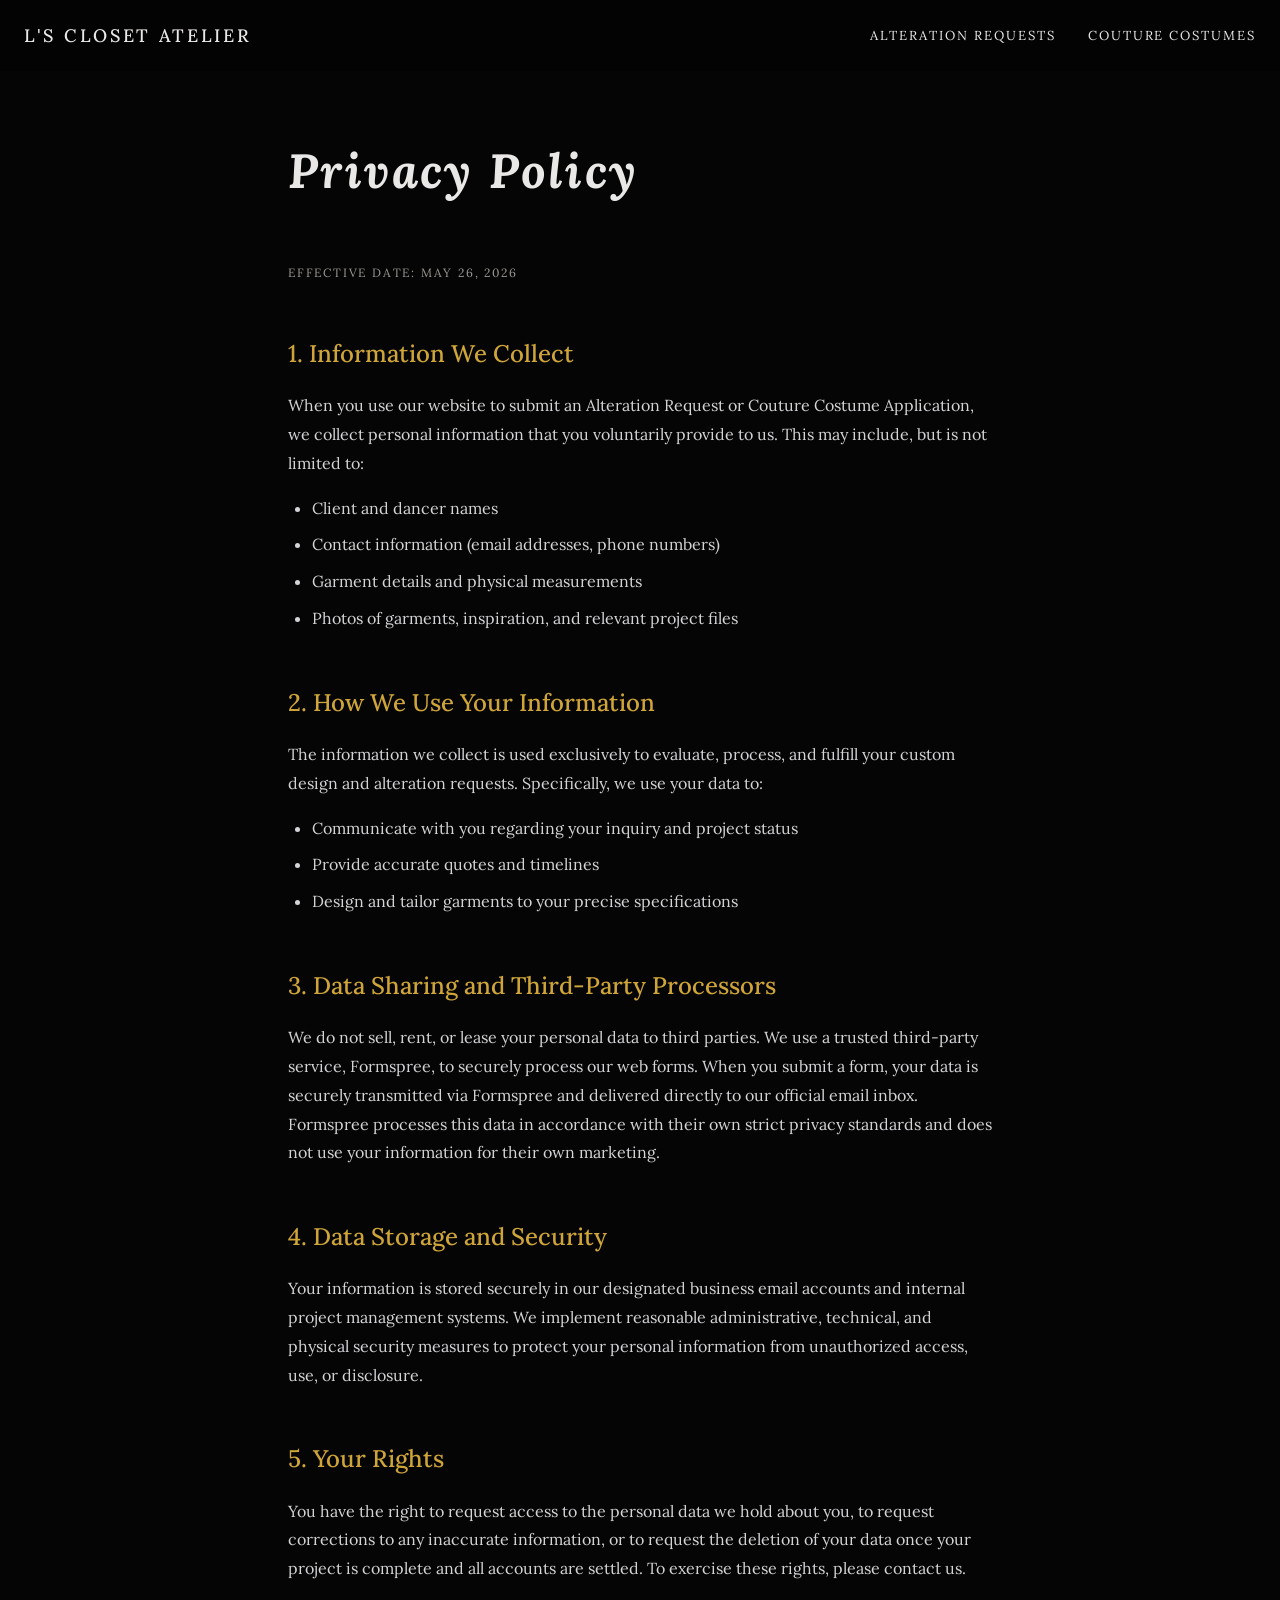
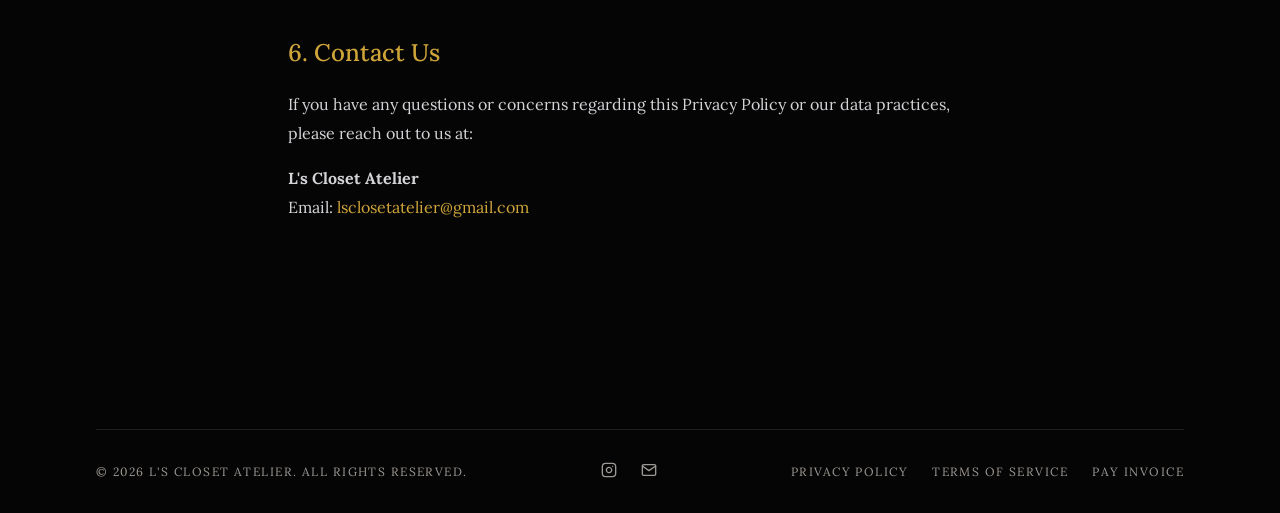
<file: privacy/index.html>
<!DOCTYPE html>
<html lang="en">
<head>
  <meta charset="UTF-8" />
  <meta name="viewport" content="width=device-width, initial-scale=1.0" />
  <title>Privacy Policy — L's Closet Atelier</title>
  <link rel="icon" type="image/svg+xml" href="../favicon.svg" />
  <link rel="preconnect" href="https://fonts.googleapis.com" />
  <link rel="preconnect" href="https://fonts.gstatic.com" crossorigin />
  <link href="https://fonts.googleapis.com/css2?family=Lora:ital,wght@0,400;0,500;1,400;1,500&display=swap" rel="stylesheet" />
  <link rel="stylesheet" href="../style.css" />
</head>
<body>

<div class="page-wrapper">

  <header class="site-header inner-page" id="site-header">
    <a href="../" class="site-logo">L'S CLOSET ATELIER</a>
    <nav class="site-nav">
      <a href="../alteration/">Alteration Requests</a>
      <a href="../costume/">Couture Costumes</a>
    </nav>
    <button class="menu-btn" id="menu-btn" aria-label="Open menu">
      <svg width="24" height="24" viewBox="0 0 24 24" fill="none" stroke="currentColor" stroke-width="2" stroke-linecap="round" stroke-linejoin="round"><line x1="4" y1="6" x2="20" y2="6"/><line x1="4" y1="12" x2="20" y2="12"/><line x1="4" y1="18" x2="20" y2="18"/></svg>
    </button>
  </header>

  <div class="mobile-backdrop" id="mobile-backdrop"></div>
  <div class="mobile-panel" id="mobile-panel">
    <button class="mobile-close" id="mobile-close" aria-label="Close menu">
      <svg width="20" height="20" viewBox="0 0 24 24" fill="none" stroke="currentColor" stroke-width="2" stroke-linecap="round" stroke-linejoin="round"><line x1="18" y1="6" x2="6" y2="18"/><line x1="6" y1="6" x2="18" y2="18"/></svg>
    </button>
    <a href="../">Home</a>
    <a href="../alteration/">Alteration Requests</a>
    <a href="../costume/">Couture Costumes</a>
    <div class="mobile-divider"></div>
    <a href="../privacy/" class="mobile-small">Privacy Policy</a>
    <a href="../terms/" class="mobile-small">Terms of Service</a>
    <a href="https://venmo.com/code?user_id=4605407506990469447&created=1779775604.002775&printed=1" target="_blank" rel="noopener noreferrer" class="mobile-small">Pay Invoice</a>
  </div>

  <main>
    <div class="text-page">
      <h1>Privacy Policy</h1>
      <p class="eff-date">Effective Date: May 26, 2026</p>

      <h2>1. Information We Collect</h2>
      <p>When you use our website to submit an Alteration Request or Couture Costume Application, we collect personal information that you voluntarily provide to us. This may include, but is not limited to:</p>
      <ul>
        <li>Client and dancer names</li>
        <li>Contact information (email addresses, phone numbers)</li>
        <li>Garment details and physical measurements</li>
        <li>Photos of garments, inspiration, and relevant project files</li>
      </ul>

      <h2>2. How We Use Your Information</h2>
      <p>The information we collect is used exclusively to evaluate, process, and fulfill your custom design and alteration requests. Specifically, we use your data to:</p>
      <ul>
        <li>Communicate with you regarding your inquiry and project status</li>
        <li>Provide accurate quotes and timelines</li>
        <li>Design and tailor garments to your precise specifications</li>
      </ul>

      <h2>3. Data Sharing and Third-Party Processors</h2>
      <p>We do not sell, rent, or lease your personal data to third parties. We use a trusted third-party service, Formspree, to securely process our web forms. When you submit a form, your data is securely transmitted via Formspree and delivered directly to our official email inbox. Formspree processes this data in accordance with their own strict privacy standards and does not use your information for their own marketing.</p>

      <h2>4. Data Storage and Security</h2>
      <p>Your information is stored securely in our designated business email accounts and internal project management systems. We implement reasonable administrative, technical, and physical security measures to protect your personal information from unauthorized access, use, or disclosure.</p>

      <h2>5. Your Rights</h2>
      <p>You have the right to request access to the personal data we hold about you, to request corrections to any inaccurate information, or to request the deletion of your data once your project is complete and all accounts are settled. To exercise these rights, please contact us.</p>

      <h2>6. Contact Us</h2>
      <p>If you have any questions or concerns regarding this Privacy Policy or our data practices, please reach out to us at:</p>
      <p><strong>L's Closet Atelier</strong><br />Email: <a href="mailto:lsclosetatelier@gmail.com">lsclosetatelier@gmail.com</a></p>
    </div>
  </main>

  <footer class="site-footer">
    <div class="footer-hr"></div>
    <div class="footer-inner">
      <p>© <span class="copyright-year"></span> L's Closet Atelier. All rights reserved.</p>
      <div class="footer-social">
        <a href="https://instagram.com/lscloset.atelier" target="_blank" rel="noopener noreferrer" aria-label="Instagram">
          <svg width="16" height="16" viewBox="0 0 24 24" fill="none" stroke="currentColor" stroke-width="2" stroke-linecap="round" stroke-linejoin="round"><rect x="2" y="2" width="20" height="20" rx="5" ry="5"/><path d="M16 11.37A4 4 0 1 1 12.63 8 4 4 0 0 1 16 11.37z"/><line x1="17.5" y1="6.5" x2="17.51" y2="6.5"/></svg>
        </a>
        <a href="mailto:lsclosetatelier@gmail.com" aria-label="Email">
          <svg width="16" height="16" viewBox="0 0 24 24" fill="none" stroke="currentColor" stroke-width="2" stroke-linecap="round" stroke-linejoin="round"><path d="M4 4h16c1.1 0 2 .9 2 2v12c0 1.1-.9 2-2 2H4c-1.1 0-2-.9-2-2V6c0-1.1.9-2 2-2z"/><polyline points="22,6 12,13 2,6"/></svg>
        </a>
      </div>
      <div class="footer-links">
        <a href="../privacy/">Privacy Policy</a>
        <a href="../terms/">Terms of Service</a>
        <a href="https://venmo.com/code?user_id=4605407506990469447&created=1779775604.002775&printed=1" target="_blank" rel="noopener noreferrer">Pay Invoice</a>
      </div>
    </div>
  </footer>

</div>

<script src="../layout.js"></script>
</body>
</html>
</file>
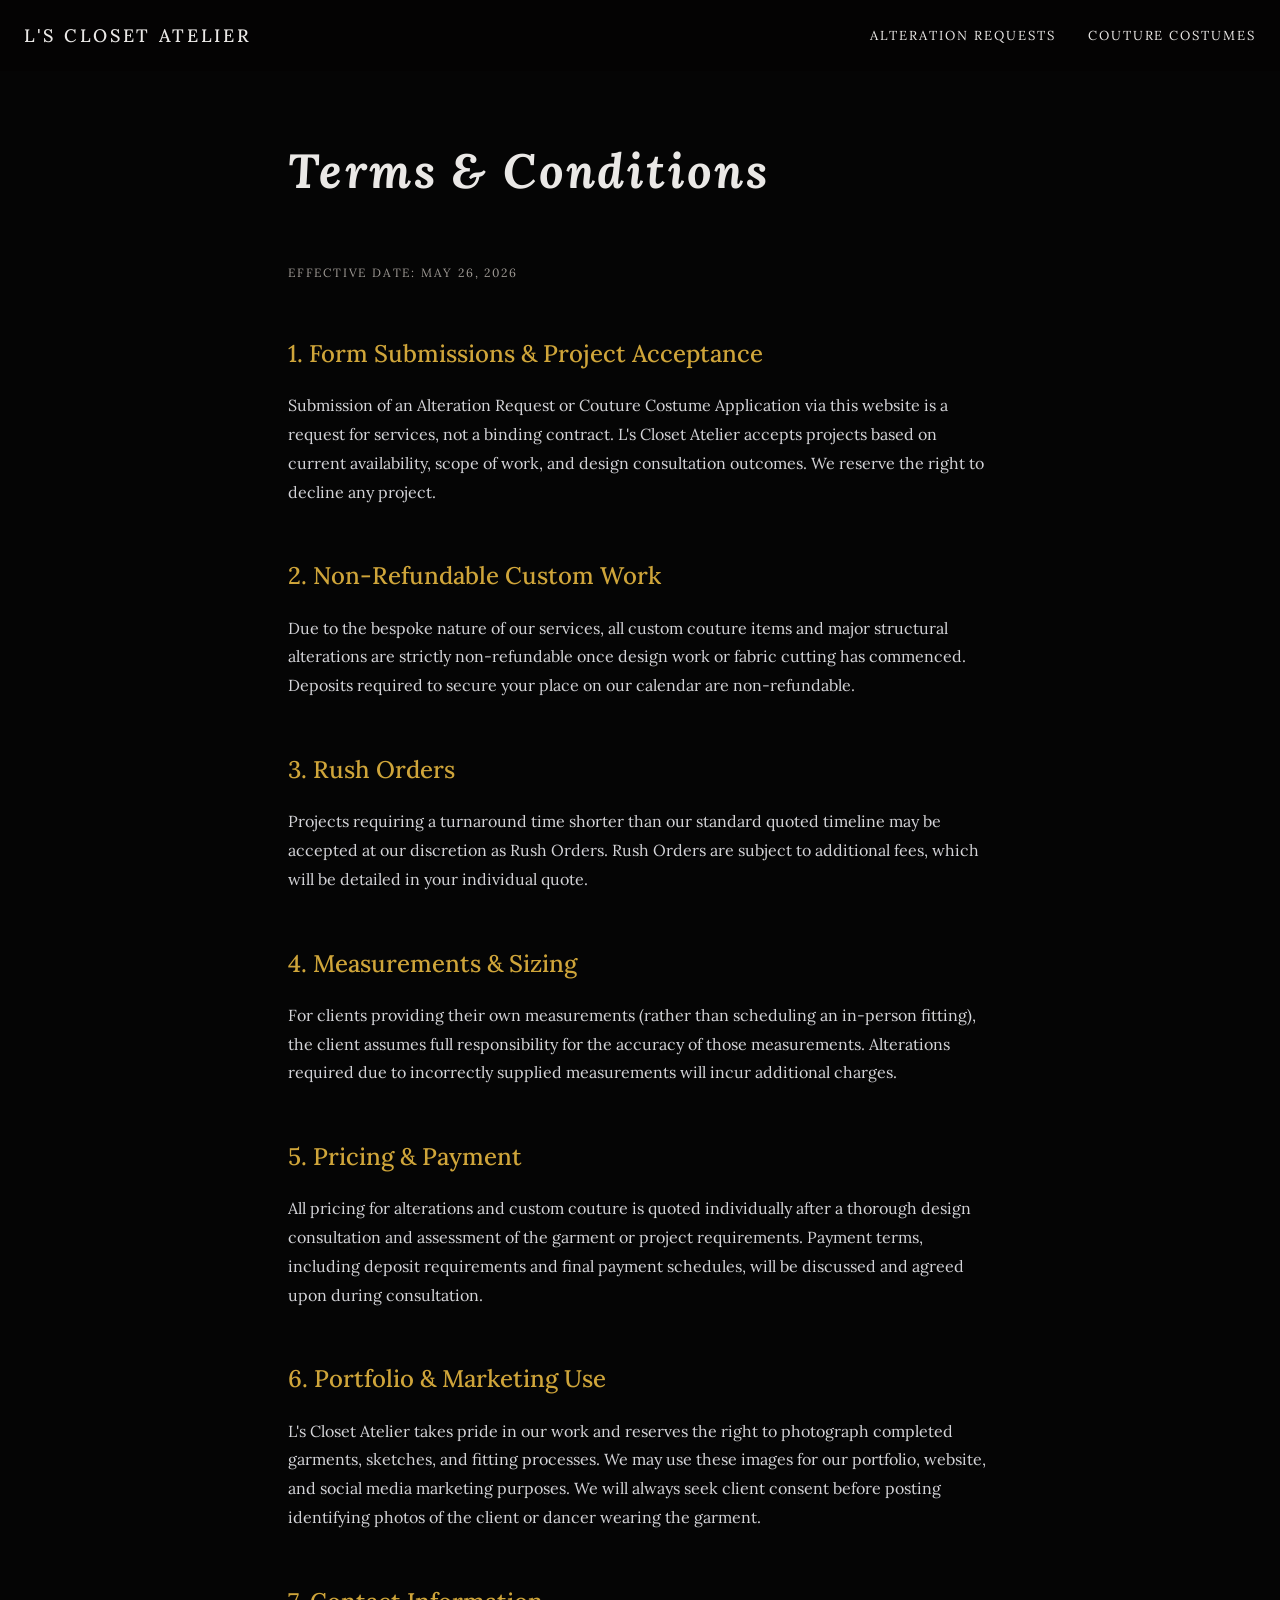
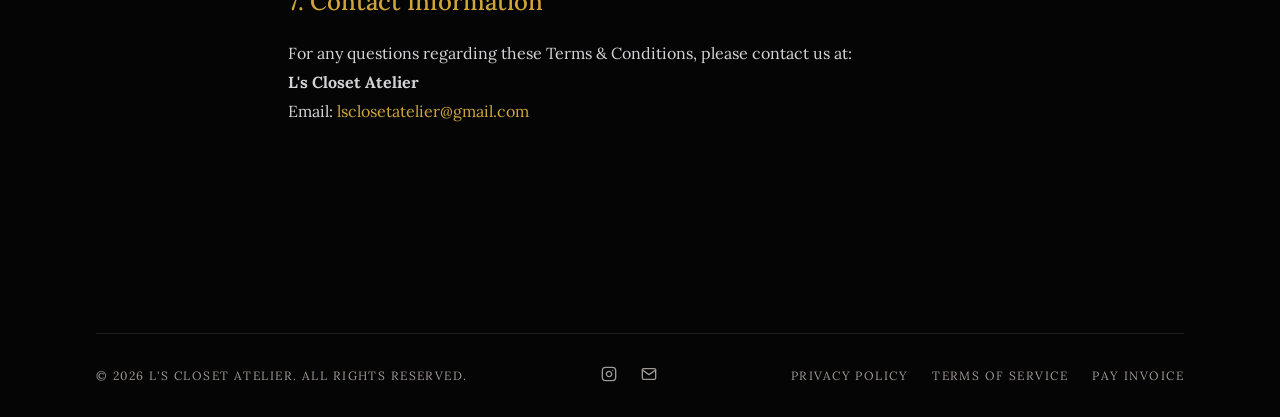
<file: terms/index.html>
<!DOCTYPE html>
<html lang="en">
<head>
  <meta charset="UTF-8" />
  <meta name="viewport" content="width=device-width, initial-scale=1.0" />
  <title>Terms &amp; Conditions — L's Closet Atelier</title>
  <link rel="icon" type="image/svg+xml" href="../favicon.svg" />
  <link rel="preconnect" href="https://fonts.googleapis.com" />
  <link rel="preconnect" href="https://fonts.gstatic.com" crossorigin />
  <link href="https://fonts.googleapis.com/css2?family=Lora:ital,wght@0,400;0,500;1,400;1,500&display=swap" rel="stylesheet" />
  <link rel="stylesheet" href="../style.css" />
</head>
<body>

<div class="page-wrapper">

  <header class="site-header inner-page" id="site-header">
    <a href="../" class="site-logo">L'S CLOSET ATELIER</a>
    <nav class="site-nav">
      <a href="../alteration/">Alteration Requests</a>
      <a href="../costume/">Couture Costumes</a>
    </nav>
    <button class="menu-btn" id="menu-btn" aria-label="Open menu">
      <svg width="24" height="24" viewBox="0 0 24 24" fill="none" stroke="currentColor" stroke-width="2" stroke-linecap="round" stroke-linejoin="round"><line x1="4" y1="6" x2="20" y2="6"/><line x1="4" y1="12" x2="20" y2="12"/><line x1="4" y1="18" x2="20" y2="18"/></svg>
    </button>
  </header>

  <div class="mobile-backdrop" id="mobile-backdrop"></div>
  <div class="mobile-panel" id="mobile-panel">
    <button class="mobile-close" id="mobile-close" aria-label="Close menu">
      <svg width="20" height="20" viewBox="0 0 24 24" fill="none" stroke="currentColor" stroke-width="2" stroke-linecap="round" stroke-linejoin="round"><line x1="18" y1="6" x2="6" y2="18"/><line x1="6" y1="6" x2="18" y2="18"/></svg>
    </button>
    <a href="../">Home</a>
    <a href="../alteration/">Alteration Requests</a>
    <a href="../costume/">Couture Costumes</a>
    <div class="mobile-divider"></div>
    <a href="../privacy/" class="mobile-small">Privacy Policy</a>
    <a href="../terms/" class="mobile-small">Terms of Service</a>
    <a href="https://venmo.com/code?user_id=4605407506990469447&created=1779775604.002775&printed=1" target="_blank" rel="noopener noreferrer" class="mobile-small">Pay Invoice</a>
  </div>

  <main>
    <div class="text-page">
      <h1>Terms &amp; Conditions</h1>
      <p class="eff-date">Effective Date: May 26, 2026</p>

      <h2>1. Form Submissions &amp; Project Acceptance</h2>
      <p>Submission of an Alteration Request or Couture Costume Application via this website is a request for services, not a binding contract. L's Closet Atelier accepts projects based on current availability, scope of work, and design consultation outcomes. We reserve the right to decline any project.</p>

      <h2>2. Non-Refundable Custom Work</h2>
      <p>Due to the bespoke nature of our services, all custom couture items and major structural alterations are strictly non-refundable once design work or fabric cutting has commenced. Deposits required to secure your place on our calendar are non-refundable.</p>

      <h2>3. Rush Orders</h2>
      <p>Projects requiring a turnaround time shorter than our standard quoted timeline may be accepted at our discretion as Rush Orders. Rush Orders are subject to additional fees, which will be detailed in your individual quote.</p>

      <h2>4. Measurements &amp; Sizing</h2>
      <p>For clients providing their own measurements (rather than scheduling an in-person fitting), the client assumes full responsibility for the accuracy of those measurements. Alterations required due to incorrectly supplied measurements will incur additional charges.</p>

      <h2>5. Pricing &amp; Payment</h2>
      <p>All pricing for alterations and custom couture is quoted individually after a thorough design consultation and assessment of the garment or project requirements. Payment terms, including deposit requirements and final payment schedules, will be discussed and agreed upon during consultation.</p>

      <h2>6. Portfolio &amp; Marketing Use</h2>
      <p>L's Closet Atelier takes pride in our work and reserves the right to photograph completed garments, sketches, and fitting processes. We may use these images for our portfolio, website, and social media marketing purposes. We will always seek client consent before posting identifying photos of the client or dancer wearing the garment.</p>

      <h2>7. Contact Information</h2>
      <p>For any questions regarding these Terms &amp; Conditions, please contact us at:<br />
      <strong>L's Closet Atelier</strong><br />
      Email: <a href="mailto:lsclosetatelier@gmail.com">lsclosetatelier@gmail.com</a></p>
    </div>
  </main>

  <footer class="site-footer">
    <div class="footer-hr"></div>
    <div class="footer-inner">
      <p>© <span class="copyright-year"></span> L's Closet Atelier. All rights reserved.</p>
      <div class="footer-social">
        <a href="https://instagram.com/lscloset.atelier" target="_blank" rel="noopener noreferrer" aria-label="Instagram">
          <svg width="16" height="16" viewBox="0 0 24 24" fill="none" stroke="currentColor" stroke-width="2" stroke-linecap="round" stroke-linejoin="round"><rect x="2" y="2" width="20" height="20" rx="5" ry="5"/><path d="M16 11.37A4 4 0 1 1 12.63 8 4 4 0 0 1 16 11.37z"/><line x1="17.5" y1="6.5" x2="17.51" y2="6.5"/></svg>
        </a>
        <a href="mailto:lsclosetatelier@gmail.com" aria-label="Email">
          <svg width="16" height="16" viewBox="0 0 24 24" fill="none" stroke="currentColor" stroke-width="2" stroke-linecap="round" stroke-linejoin="round"><path d="M4 4h16c1.1 0 2 .9 2 2v12c0 1.1-.9 2-2 2H4c-1.1 0-2-.9-2-2V6c0-1.1.9-2 2-2z"/><polyline points="22,6 12,13 2,6"/></svg>
        </a>
      </div>
      <div class="footer-links">
        <a href="../privacy/">Privacy Policy</a>
        <a href="../terms/">Terms of Service</a>
        <a href="https://venmo.com/code?user_id=4605407506990469447&created=1779775604.002775&printed=1" target="_blank" rel="noopener noreferrer">Pay Invoice</a>
      </div>
    </div>
  </footer>

</div>

<script src="../layout.js"></script>
</body>
</html>
</file>
<file: style.css>
/* =====================
   CSS CUSTOM PROPERTIES
   ===================== */
:root {
  --gold: hsl(43, 61%, 52%);
  --gold-30: rgba(212, 175, 55, 0.3);
  --bg: hsl(0, 0%, 2%);
  --fg: hsl(30, 10%, 91%);
  --muted-fg: hsl(30, 5%, 60%);
  --card-bg: hsl(330, 20%, 6%);
  --border: hsl(30, 5%, 15%);
  --panel-bg: #0A0608;
  --stone-50: #fafaf9;
  --stone-200: #e7e5e4;
  --stone-300: #d6d3d1;
  --stone-600: #57534e;
  --stone-700: #44403c;
  --stone-800: #292524;
  --stone-900: #1c1917;
}

/* =====================
   RESET & BASE
   ===================== */
*, *::before, *::after { box-sizing: border-box; margin: 0; padding: 0; }
html { scroll-behavior: smooth; }
body {
  font-family: 'Lora', Georgia, serif;
  background-color: var(--bg);
  color: var(--fg);
  min-height: 100vh;
  -webkit-font-smoothing: antialiased;
  -moz-osx-font-smoothing: grayscale;
}
::selection { background-color: #4A2F3D; color: #fff; }
a { text-decoration: none; color: inherit; }
img { display: block; max-width: 100%; }
button { cursor: pointer; font-family: inherit; background: none; border: none; color: inherit; }

/* =====================
   PAGE WRAPPER
   ===================== */
.page-wrapper { min-height: 100vh; display: flex; flex-direction: column; }
main { flex: 1; width: 100%; }

/* =====================
   HEADER
   ===================== */
.site-header {
  position: fixed;
  top: 0; left: 0; right: 0;
  z-index: 50;
  padding: 1.5rem;
  display: flex;
  align-items: center;
  justify-content: space-between;
  transition: background-color 0.3s, border-color 0.3s;
}
.site-header.inner-page {
  background-color: rgba(5, 4, 4, 0.70);
  backdrop-filter: blur(8px);
  -webkit-backdrop-filter: blur(8px);
}
.site-header.home-start {
  mix-blend-mode: difference;
  color: #fff;
}
.site-header.home-scrolled {
  mix-blend-mode: normal;
  background-color: rgba(5, 4, 4, 0.70);
  backdrop-filter: blur(12px);
  -webkit-backdrop-filter: blur(12px);
  border-bottom: 1px solid rgba(255,255,255,0.05);
}
.site-logo {
  font-size: 1.125rem;
  letter-spacing: 0.15em;
  font-weight: 500;
  z-index: 60;
  position: relative;
}
.site-nav { display: none; align-items: center; gap: 2rem; }
@media (min-width: 768px) { .site-nav { display: flex; } }
.site-nav a {
  font-size: 0.8125rem;
  letter-spacing: 0.15em;
  text-transform: uppercase;
  transition: color 0.3s;
}
.site-nav a:hover { color: var(--gold); }
.menu-btn { display: block; z-index: 60; position: relative; padding: 0.25rem; }
@media (min-width: 768px) { .menu-btn { display: none; } }

/* =====================
   MOBILE MENU
   ===================== */
.mobile-backdrop {
  position: fixed; inset: 0; z-index: 45;
  background-color: rgba(0,0,0,0.6);
  backdrop-filter: blur(4px);
  opacity: 0; pointer-events: none;
  transition: opacity 0.3s;
}
.mobile-backdrop.open { opacity: 1; pointer-events: auto; }
.mobile-panel {
  position: fixed; top: 0; right: 0;
  height: 100%; width: 18rem; z-index: 50;
  background-color: var(--panel-bg);
  border-left: 1px solid rgba(255,255,255,0.05);
  display: flex; flex-direction: column;
  justify-content: center;
  padding: 0 2.5rem;
  gap: 2.5rem;
  transform: translateX(100%);
  transition: transform 0.3s ease-in-out;
}
.mobile-panel.open { transform: translateX(0); }
.mobile-close {
  position: absolute; top: 1.5rem; right: 1.5rem;
  color: var(--muted-fg); transition: color 0.2s;
}
.mobile-close:hover { color: var(--fg); }
.mobile-panel a {
  font-size: 0.8125rem; letter-spacing: 0.15em;
  text-transform: uppercase; transition: color 0.2s;
}
.mobile-panel a:hover { color: var(--gold); }
.mobile-divider { height: 1px; width: 2rem; background-color: rgba(255,255,255,0.2); }
.mobile-small {
  font-size: 0.75rem; letter-spacing: 0.15em;
  text-transform: uppercase; color: var(--muted-fg); transition: color 0.2s;
}
.mobile-small:hover { color: var(--fg); }

/* =====================
   FOOTER
   ===================== */
.site-footer {
  padding: 6rem 1.5rem 2rem;
  max-width: 80rem; margin: 0 auto; width: 100%;
}
@media (min-width: 768px) { .site-footer { padding: 6rem 3rem 2rem; } }
@media (min-width: 1024px) { .site-footer { padding: 6rem 6rem 2rem; } }
.footer-hr { width: 100%; height: 1px; background-color: rgba(255,255,255,0.1); margin-bottom: 2rem; }
.footer-inner {
  display: flex; flex-direction: column;
  align-items: center; gap: 1rem;
  font-size: 0.75rem; letter-spacing: 0.12em;
  text-transform: uppercase; color: var(--muted-fg);
}
@media (min-width: 768px) {
  .footer-inner { flex-direction: row; justify-content: space-between; align-items: center; }
}
.footer-social, .footer-links { display: flex; align-items: center; gap: 1.5rem; }
.footer-social a:hover, .footer-links a:hover { color: var(--fg); transition: color 0.2s; }

/* =====================
   HOME: HERO
   ===================== */
.hero {
  position: relative; width: 100%;
  height: 100dvh; min-height: 600px;
  overflow: hidden;
  display: flex; align-items: center; justify-content: center;
}
.hero-img {
  position: absolute; inset: 0; z-index: 0;
  width: 100%; height: 100%; object-fit: cover; opacity: 0.8;
}
.hero-grad-b {
  position: absolute; inset: 0; z-index: 1;
  background: linear-gradient(to top, var(--bg) 0%, transparent 55%);
}
.hero-grad-t {
  position: absolute; inset: 0; z-index: 1;
  background: linear-gradient(to bottom, rgba(5,4,4,0.4) 0%, transparent 40%);
}
.hero-content {
  position: relative; z-index: 10;
  text-align: center; max-width: 56rem;
  padding: 0 1rem; margin-top: 5rem;
}
.hero-title {
  font-size: clamp(3rem, 8vw, 6rem);
  font-weight: 500; letter-spacing: -0.02em;
  margin-bottom: 1.5rem; line-height: 1.1; color: #fff;
}
.hero-title em { font-style: italic; color: var(--gold); }
.hero-sub {
  font-size: 1.125rem; color: #d4d4d8;
  max-width: 36rem; margin: 0 auto 2.5rem; font-weight: 300;
}
.hero-cta {
  display: inline-flex; align-items: center; gap: 0.5rem;
  font-size: 0.75rem; letter-spacing: 0.15em; text-transform: uppercase;
  border-bottom: 1px solid var(--gold-30); padding-bottom: 0.25rem;
  color: #fff; transition: color 0.2s;
}
.hero-cta:hover { color: var(--gold); }
.hero-cta svg { transition: transform 0.2s; }
.hero-cta:hover svg { transform: translateX(4px); }

/* =====================
   HOME: PHILOSOPHY
   ===================== */
.philosophy {
  padding: 8rem 1.5rem;
  max-width: 80rem; margin: 0 auto;
  display: flex; flex-direction: column; align-items: center; gap: 4rem;
}
@media (min-width: 768px) { .philosophy { flex-direction: row; padding: 8rem 3rem; } }
@media (min-width: 1024px) { .philosophy { padding: 8rem 6rem; } }
.phil-img { width: 100%; order: 2; }
@media (min-width: 768px) { .phil-img { width: 50%; order: 1; } }
.phil-img img {
  width: 100%; aspect-ratio: 3/4; object-fit: cover;
  border-radius: 2px; box-shadow: 0 25px 50px rgba(0,0,0,0.5);
}
.phil-text { width: 100%; order: 1; }
@media (min-width: 768px) { .phil-text { width: 50%; order: 2; } }
.phil-text h2 {
  font-size: clamp(1.875rem, 4vw, 3rem);
  line-height: 1.3; margin-bottom: 2rem;
}
.phil-text h2 em { font-style: italic; color: var(--gold); }
.phil-text p {
  color: #a1a1aa; font-size: 1.125rem;
  line-height: 1.8; font-weight: 300; margin-bottom: 1.5rem;
}

/* =====================
   HOME: SERVICES
   ===================== */
.services {
  padding: 6rem 0;
  background-color: var(--stone-200);
  border-top: 1px solid var(--stone-300);
  border-bottom: 1px solid var(--stone-300);
}
.services-inner {
  max-width: 80rem; margin: 0 auto; padding: 0 1.5rem;
}
@media (min-width: 768px) { .services-inner { padding: 0 3rem; } }
@media (min-width: 1024px) { .services-inner { padding: 0 6rem; } }
.services h2 {
  font-size: 2.25rem; text-align: center;
  margin-bottom: 5rem; font-style: italic;
  letter-spacing: 0.05em; color: var(--stone-900);
}
.services-grid { display: grid; gap: 3rem; }
@media (min-width: 768px) { .services-grid { grid-template-columns: 1fr 1fr; gap: 6rem; } }
.service-card {
  display: flex; flex-direction: column; justify-content: space-between;
  height: 25rem; background-color: var(--stone-50);
  border: 1px solid var(--stone-300); border-radius: 2px;
  padding: 2.5rem; position: relative; overflow: hidden;
  transition: border-color 0.2s; color: inherit;
}
.service-card:hover { border-color: #D4AF37; }
.service-tag {
  color: var(--gold); letter-spacing: 0.2em;
  font-size: 0.75rem; text-transform: uppercase;
  margin-bottom: 1rem; display: block;
}
.service-card h3 { font-size: 1.875rem; margin-bottom: 1rem; color: var(--stone-900); }
.service-card p {
  color: var(--stone-600); font-weight: 300;
  line-height: 1.7; max-width: 24rem;
}
.service-cta {
  display: flex; align-items: center; gap: 0.75rem;
  font-size: 0.75rem; letter-spacing: 0.15em;
  text-transform: uppercase; color: var(--stone-800); transition: color 0.2s;
}
.service-card:hover .service-cta { color: #D4AF37; }

/* =====================
   HOME: QUOTE
   ===================== */
.quote-section { padding: 6rem 1.5rem; }
@media (min-width: 768px) { .quote-section { padding: 6rem 3rem; } }
@media (min-width: 1024px) { .quote-section { padding: 6rem 6rem; } }
.quote-inner { max-width: 48rem; margin: 0 auto; text-align: center; }
.quote-inner h2 {
  font-size: 2.25rem; text-align: center; margin-bottom: 5rem;
  font-style: italic; letter-spacing: 0.05em;
}
blockquote {
  font-size: clamp(1.125rem, 2.5vw, 1.875rem);
  line-height: 1.7; font-style: italic; color: #e4e4e7; font-weight: 300;
}
.quote-rule {
  width: 3rem; height: 1px; background-color: var(--gold);
  margin: 3rem auto 0; opacity: 0.6;
}

/* =====================
   FORM PAGES
   ===================== */
.form-bg { background-color: var(--stone-200); }
.form-wrap {
  padding-top: 8rem; padding-bottom: 6rem;
  padding-left: 1.5rem; padding-right: 1.5rem;
  max-width: 48rem; margin: 0 auto;
}
.form-wrap.wide { max-width: 56rem; }
@media (min-width: 768px) { .form-wrap { padding-left: 3rem; padding-right: 3rem; } }
@media (min-width: 1024px) { .form-wrap { padding-left: 6rem; padding-right: 6rem; } }
.form-head { margin-bottom: 3rem; text-align: center; }
.form-head h1 {
  font-size: clamp(2rem, 5vw, 3rem); font-style: italic;
  letter-spacing: 0.05em; color: var(--stone-900); margin-bottom: 1rem;
}
.form-head p { color: var(--stone-600); font-weight: 300; }

.fs { margin-bottom: 2.5rem; }
.fs-title {
  font-size: 1.25rem; color: var(--gold); font-style: italic;
  border-bottom: 1px solid var(--stone-300);
  padding-bottom: 0.5rem; margin-bottom: 1.5rem;
}
.fs-title.lg { font-size: 1.5rem; }
.g2 { display: grid; gap: 1.5rem; }
@media (min-width: 768px) { .g2 { grid-template-columns: 1fr 1fr; } }
.g3 { display: grid; grid-template-columns: 1fr 1fr; gap: 0.75rem; }
@media (min-width: 640px) { .g3 { grid-template-columns: 1fr 1fr 1fr; } }
.field { display: flex; flex-direction: column; gap: 0.5rem; }
.sy > * + * { margin-top: 1.5rem; }
label { font-size: 0.875rem; color: var(--stone-700); }
.req { color: var(--gold); }
input[type="text"],
input[type="email"],
input[type="tel"],
input[type="number"],
input[type="date"],
select,
textarea {
  width: 100%; height: 2.5rem;
  padding: 0.5rem 0.75rem;
  background-color: #fff;
  border: 1px solid var(--stone-300);
  border-radius: 2px;
  font-size: 0.875rem; color: var(--stone-900);
  font-family: 'Lora', Georgia, serif;
  outline: none; transition: border-color 0.2s, box-shadow 0.2s;
}
input[type="text"]:focus,
input[type="email"]:focus,
input[type="tel"]:focus,
input[type="number"]:focus,
input[type="date"]:focus,
select:focus,
textarea:focus {
  border-color: var(--gold);
  box-shadow: 0 0 0 2px rgba(201,162,39,0.18);
}
input:disabled { background-color: #f5f5f4; cursor: not-allowed; opacity: 0.65; }
textarea { height: auto; resize: none; }
select {
  -webkit-appearance: none; appearance: none;
  background-image: url("data:image/svg+xml,%3Csvg xmlns='http://www.w3.org/2000/svg' width='12' height='12' viewBox='0 0 12 12'%3E%3Cpath fill='%2357534e' d='M6 8L1 3h10z'/%3E%3C/svg%3E");
  background-repeat: no-repeat;
  background-position: right 0.75rem center;
  padding-right: 2rem;
}
.radio-row { display: flex; gap: 1.5rem; flex-wrap: wrap; }
.radio-row label,
.cb-grid label {
  display: flex; align-items: center; gap: 0.5rem;
  cursor: pointer; font-size: 0.875rem; color: var(--stone-700);
}
.cb-grid { display: grid; grid-template-columns: 1fr 1fr; gap: 0.75rem; margin-top: 0.5rem; }
@media (min-width: 640px) { .cb-grid.c3 { grid-template-columns: 1fr 1fr 1fr; } }
input[type="radio"], input[type="checkbox"] {
  width: 1rem; height: 1rem; min-width: 1rem;
  accent-color: var(--gold); cursor: pointer;
}
.terms-row { display: flex; align-items: flex-start; gap: 0.75rem; cursor: pointer; }
.terms-row span { font-size: 0.875rem; color: var(--stone-700); }
.terms-row a { color: var(--gold); }
.terms-row a:hover { text-decoration: underline; }
.terms-border { padding-top: 1.5rem; border-top: 1px solid var(--stone-300); }
.form-note {
  font-size: 0.875rem; color: var(--stone-600); font-style: italic;
  border-left: 2px solid rgba(201,162,39,0.5); padding-left: 1rem; line-height: 1.7;
}
.hidden { display: none !important; }
.submit-btn {
  width: 100%; height: 3rem;
  background-color: var(--gold); color: #050505;
  font-size: 0.875rem; font-weight: 500;
  letter-spacing: 0.15em; text-transform: uppercase;
  border-radius: 2px; border: none; cursor: pointer;
  font-family: 'Lora', Georgia, serif;
  transition: background-color 0.2s, opacity 0.2s;
  margin-top: 0.5rem;
}
.submit-btn:hover { background-color: rgba(201,162,39,0.88); }
.submit-btn:disabled { opacity: 0.6; cursor: not-allowed; }
.rush-warn {
  font-size: 0.75rem; color: #dc2626;
  margin-top: 0.25rem; display: none; align-items: center; gap: 0.375rem;
}
.rush-warn.on { display: flex; }

/* =====================
   TOAST
   ===================== */
.toast-wrap {
  position: fixed; bottom: 1.5rem; right: 1.5rem;
  z-index: 100; display: flex; flex-direction: column; gap: 0.5rem;
}
.toast {
  background-color: var(--card-bg);
  border: 1px solid var(--border);
  border-radius: 4px; padding: 1rem 1.25rem;
  min-width: 260px; max-width: 360px;
  box-shadow: 0 4px 16px rgba(0,0,0,0.45);
  animation: toastIn 0.3s ease;
}
.toast.err { border-color: rgba(239,68,68,0.4); }
.toast-title { font-size: 0.875rem; font-weight: 500; color: var(--fg); margin-bottom: 0.25rem; }
.toast-desc { font-size: 0.8rem; color: var(--muted-fg); }
@keyframes toastIn {
  from { opacity: 0; transform: translateY(8px); }
  to   { opacity: 1; transform: translateY(0); }
}

/* =====================
   TEXT PAGES
   ===================== */
.text-page {
  padding: 8rem 1.5rem 6rem;
  max-width: 56rem; margin: 0 auto;
  color: #d4d4d8; font-weight: 300; line-height: 1.8;
}
@media (min-width: 768px) { .text-page { padding-left: 3rem; padding-right: 3rem; } }
@media (min-width: 1024px) { .text-page { padding-left: 6rem; padding-right: 6rem; } }
.text-page h1 {
  font-size: clamp(2rem, 5vw, 3rem); font-style: italic;
  letter-spacing: 0.05em; color: var(--fg); margin-bottom: 3rem;
}
.text-page .eff-date {
  font-size: 0.75rem; letter-spacing: 0.15em;
  text-transform: uppercase; color: var(--muted-fg); margin-bottom: 0.5rem;
}
.text-page h2 {
  font-size: 1.5rem; color: var(--gold); font-weight: 500;
  margin-top: 3rem; margin-bottom: 1rem;
}
.text-page p { margin-bottom: 1rem; }
.text-page ul { list-style: disc; padding-left: 1.5rem; margin-bottom: 1rem; }
.text-page ul li { margin-bottom: 0.5rem; }
.text-page a { color: var(--gold); }
.text-page a:hover { text-decoration: underline; }

/* =====================
   404 PAGE
   ===================== */
.nf {
  display: flex; flex-direction: column;
  align-items: center; justify-content: center;
  min-height: 100vh; text-align: center; padding: 2rem;
}
.nf h1 {
  font-size: clamp(3rem, 8vw, 5rem);
  font-style: italic; margin-bottom: 1rem;
}
.nf p { color: var(--muted-fg); margin-bottom: 2rem; }
.nf a {
  font-size: 0.75rem; letter-spacing: 0.15em; text-transform: uppercase;
  border-bottom: 1px solid var(--gold-30); padding-bottom: 0.25rem;
  transition: color 0.2s;
}
.nf a:hover { color: var(--gold); }
</file>
